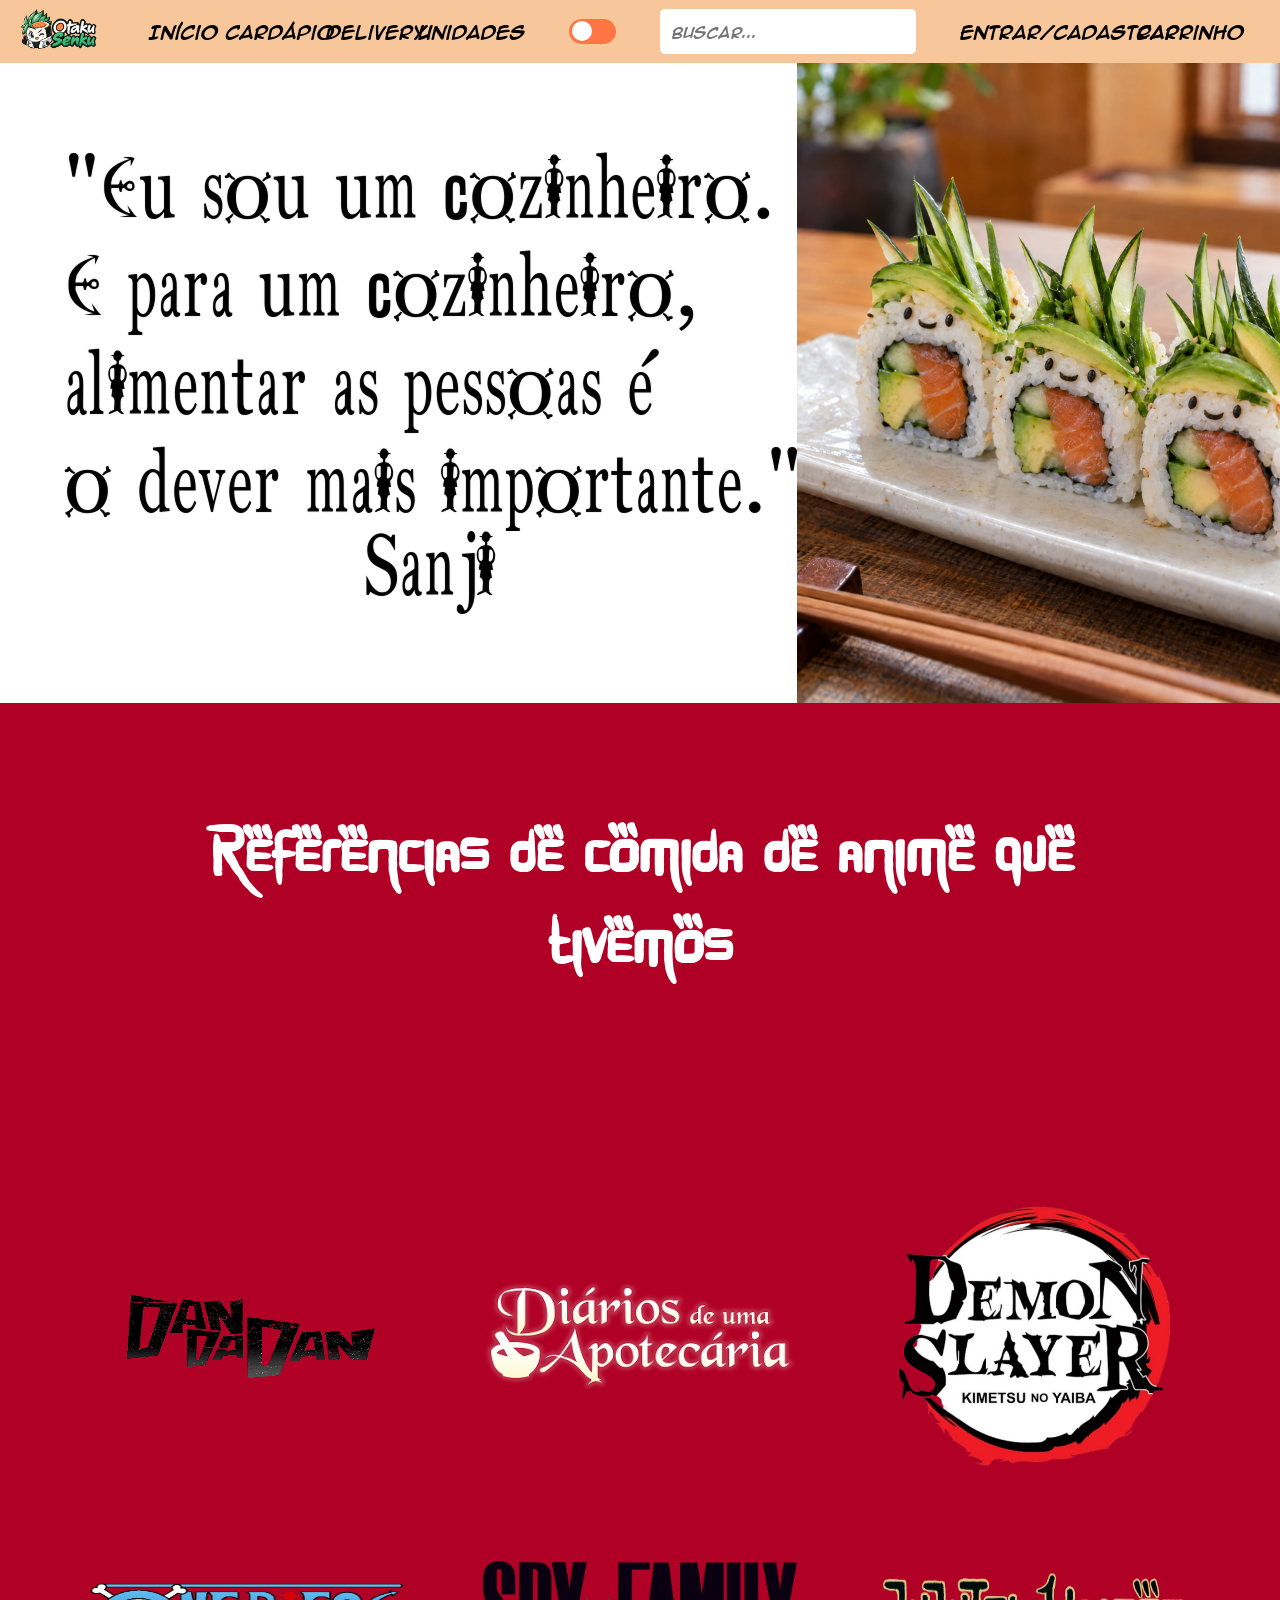
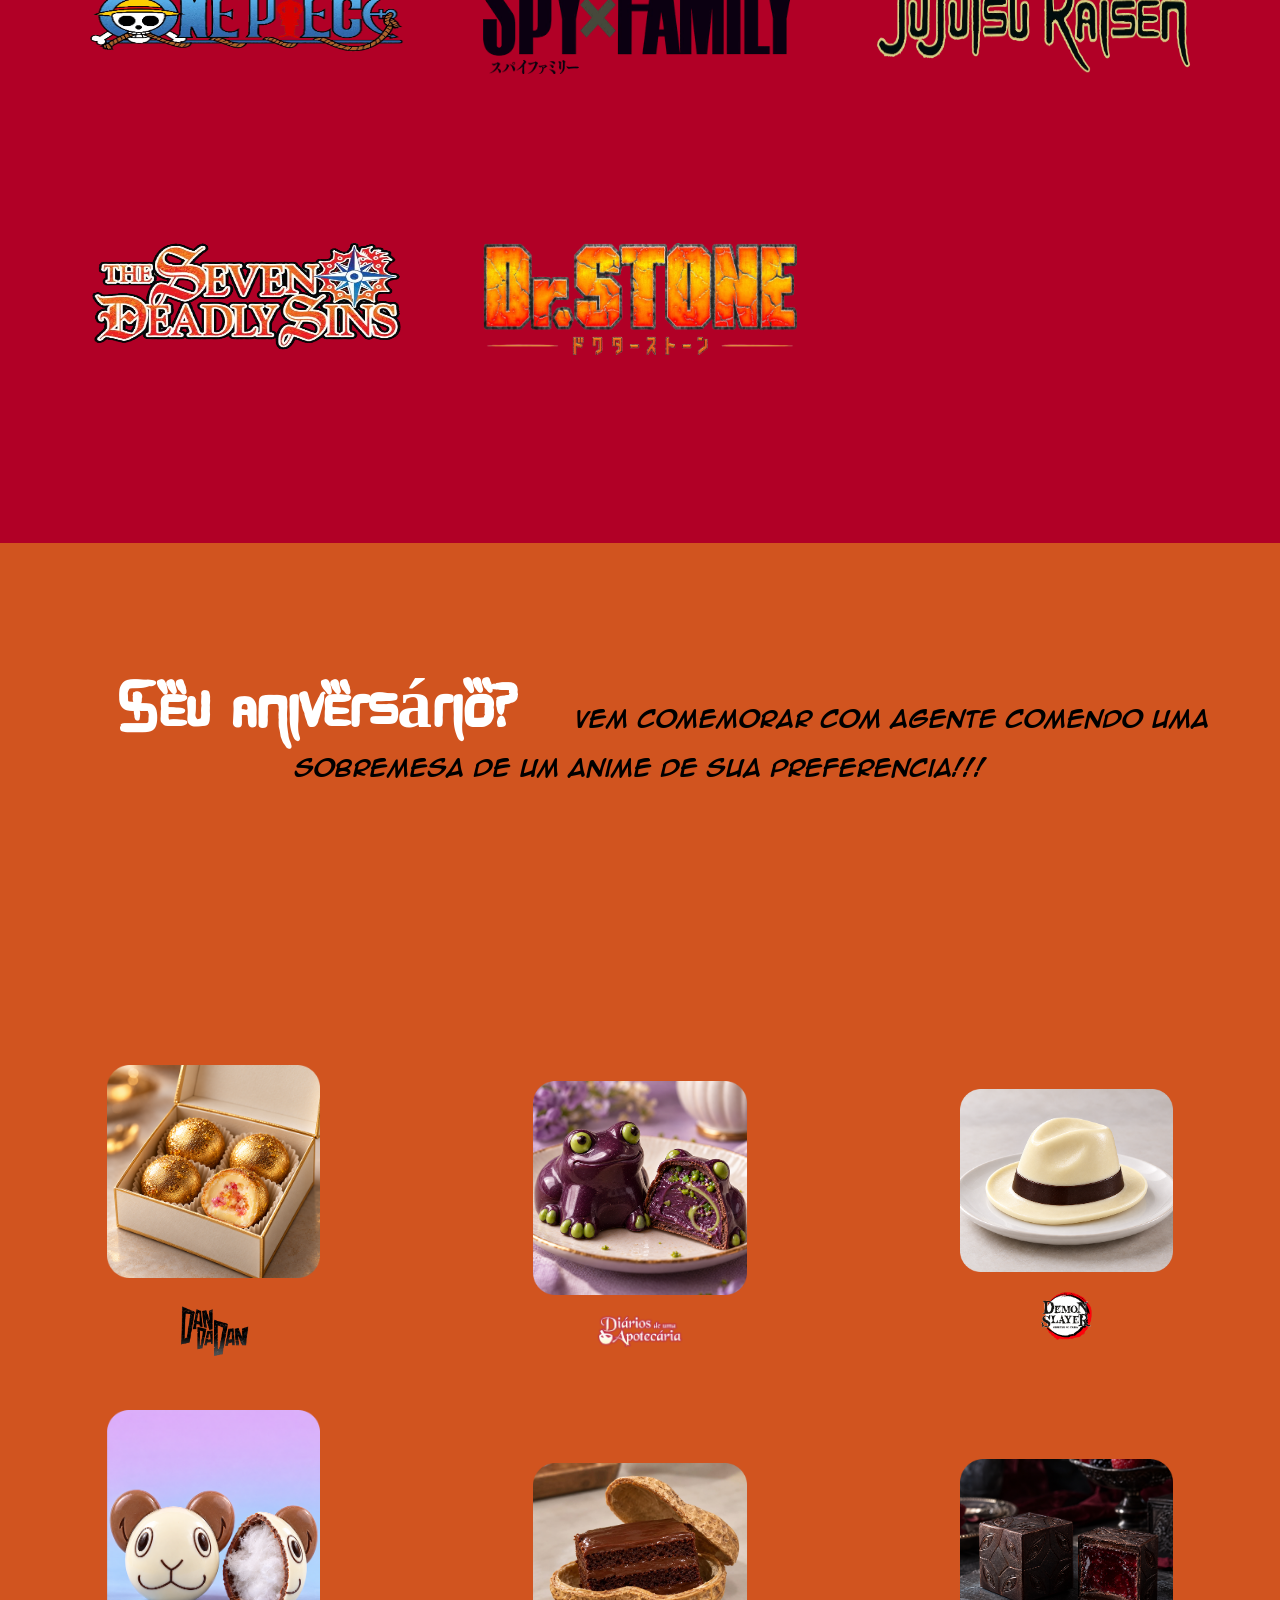
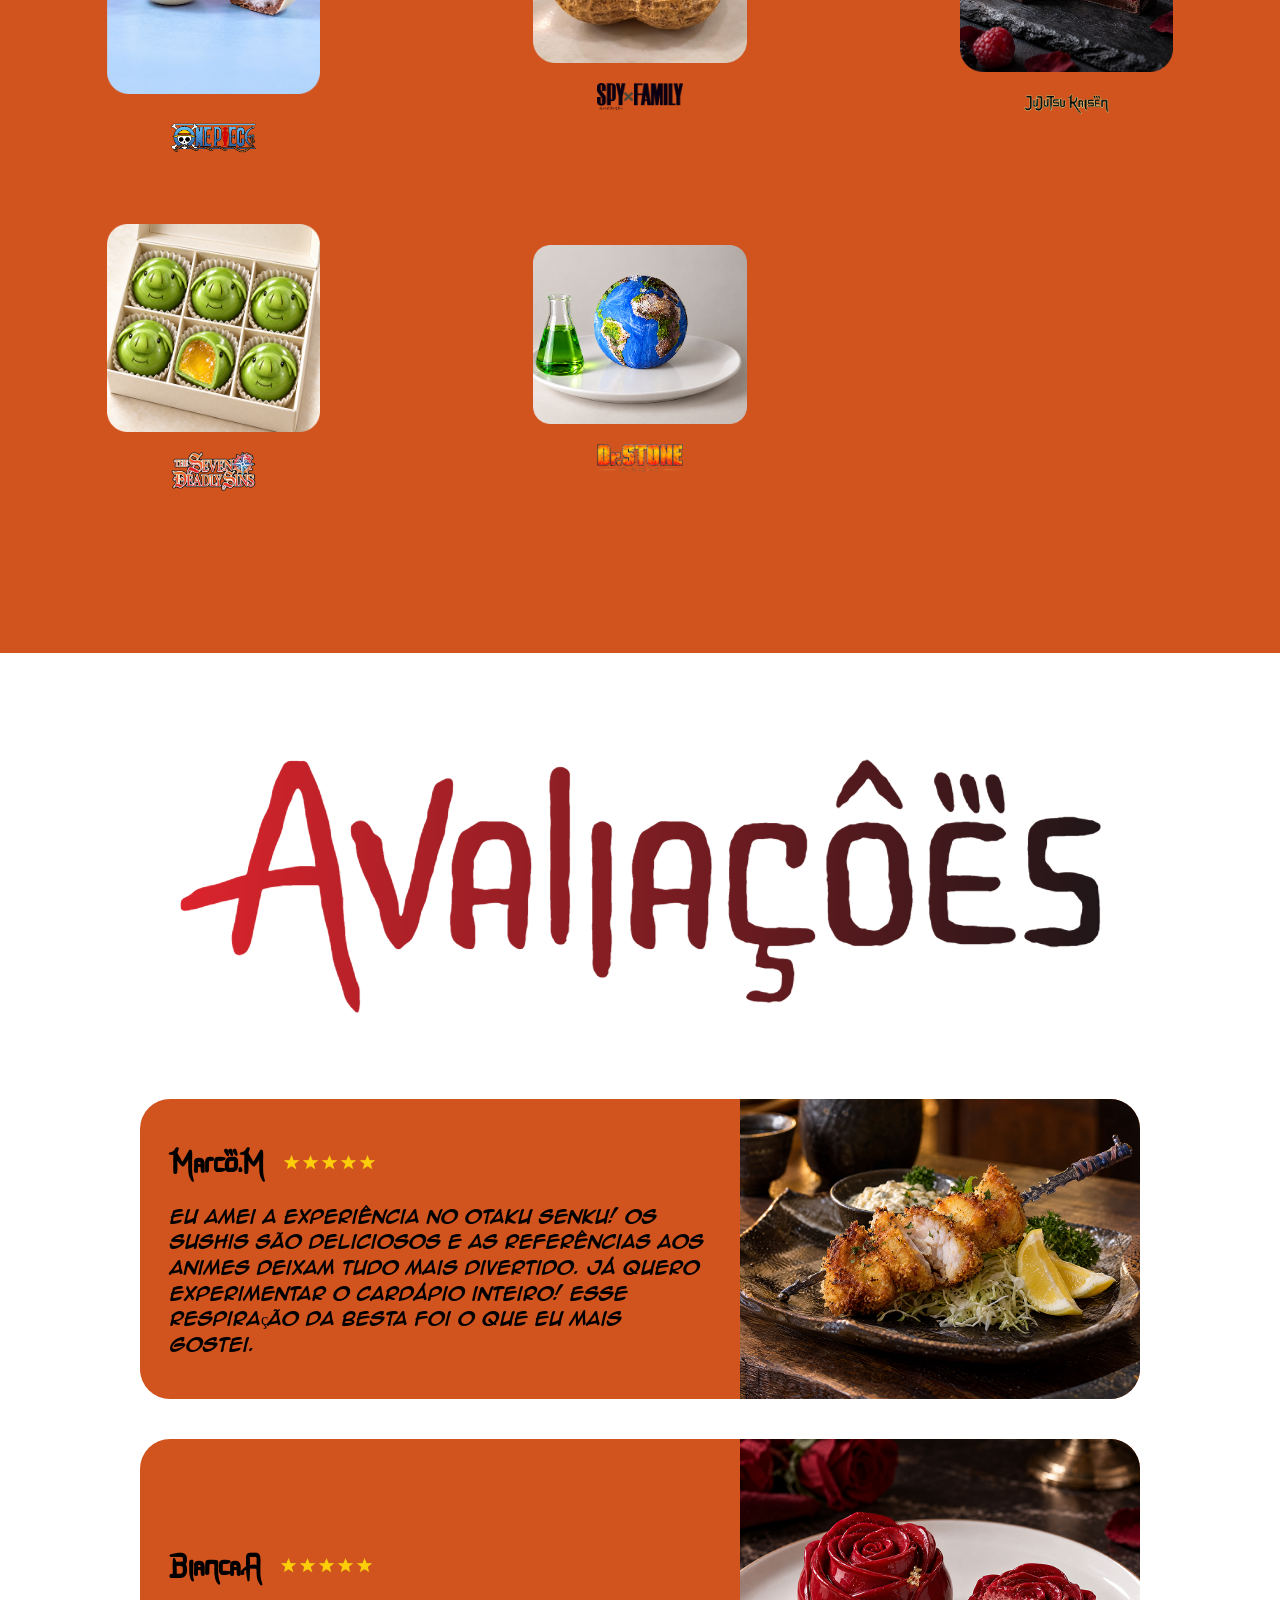
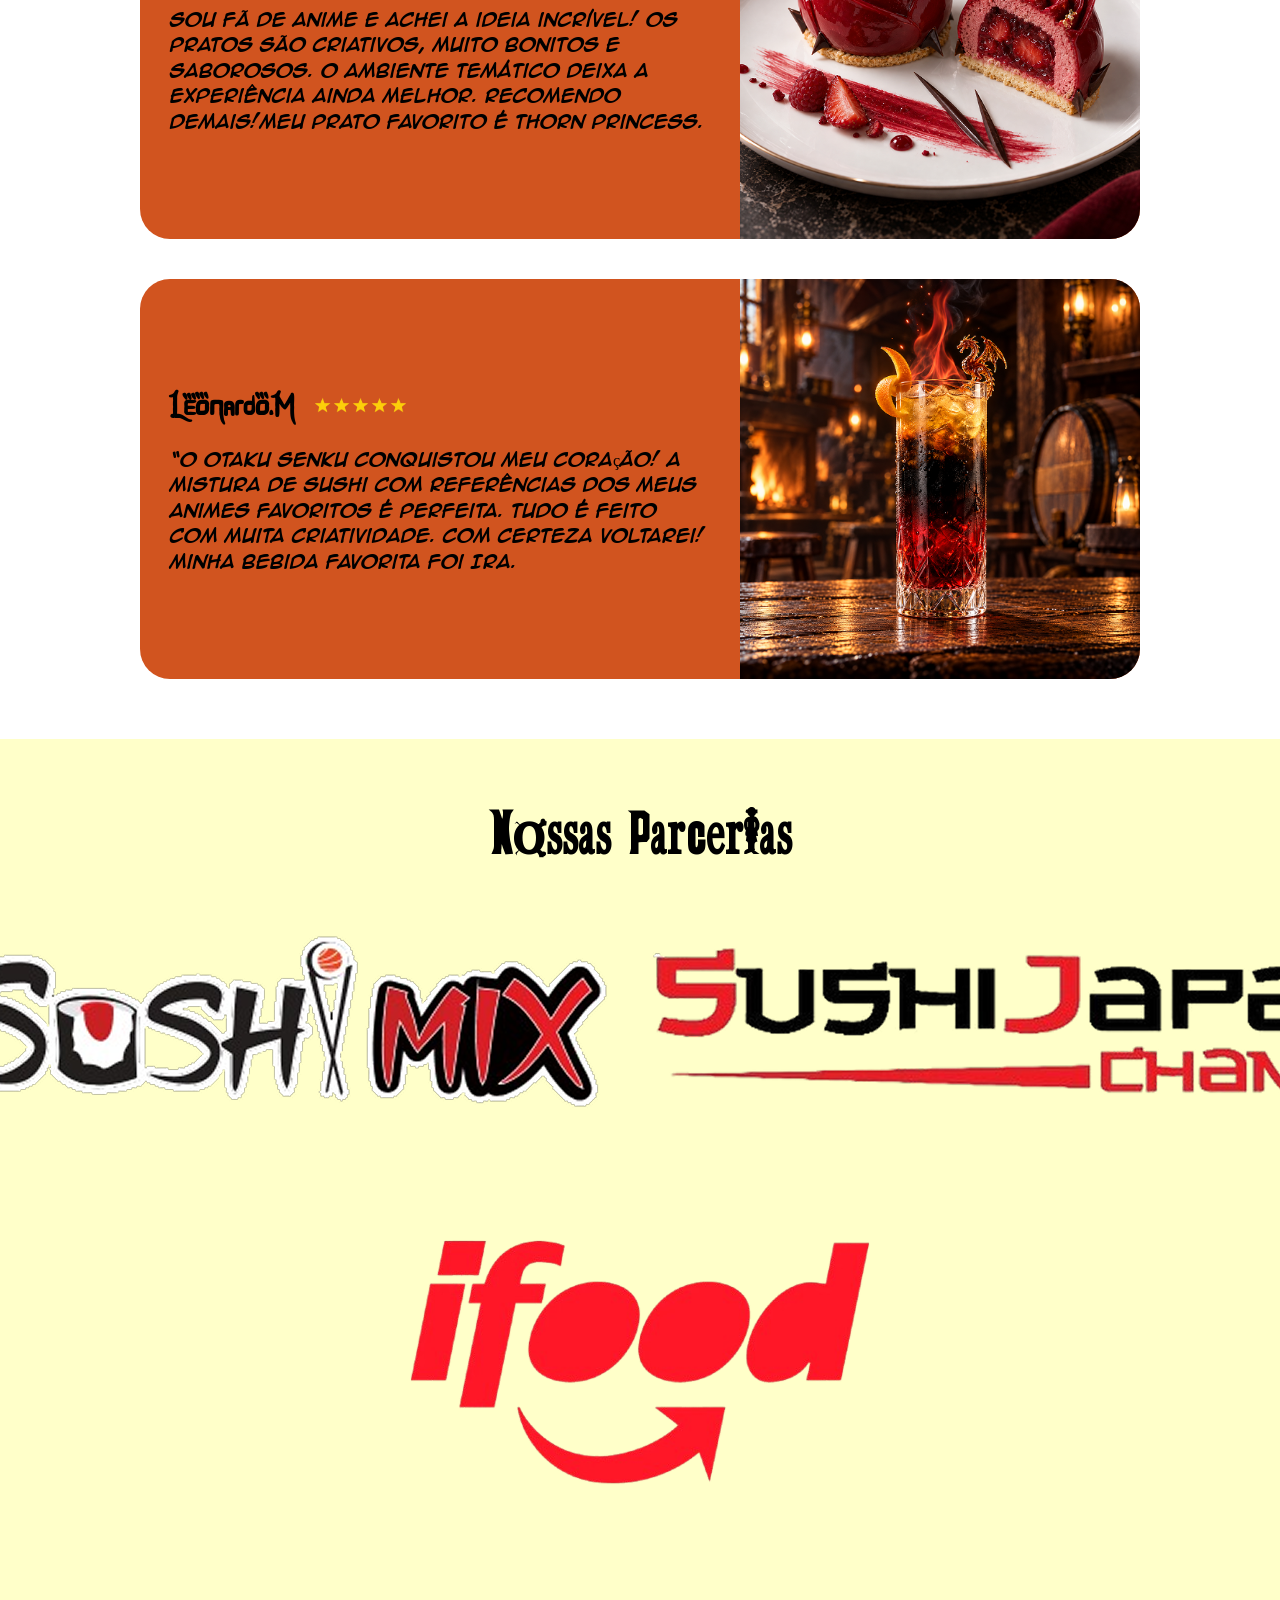
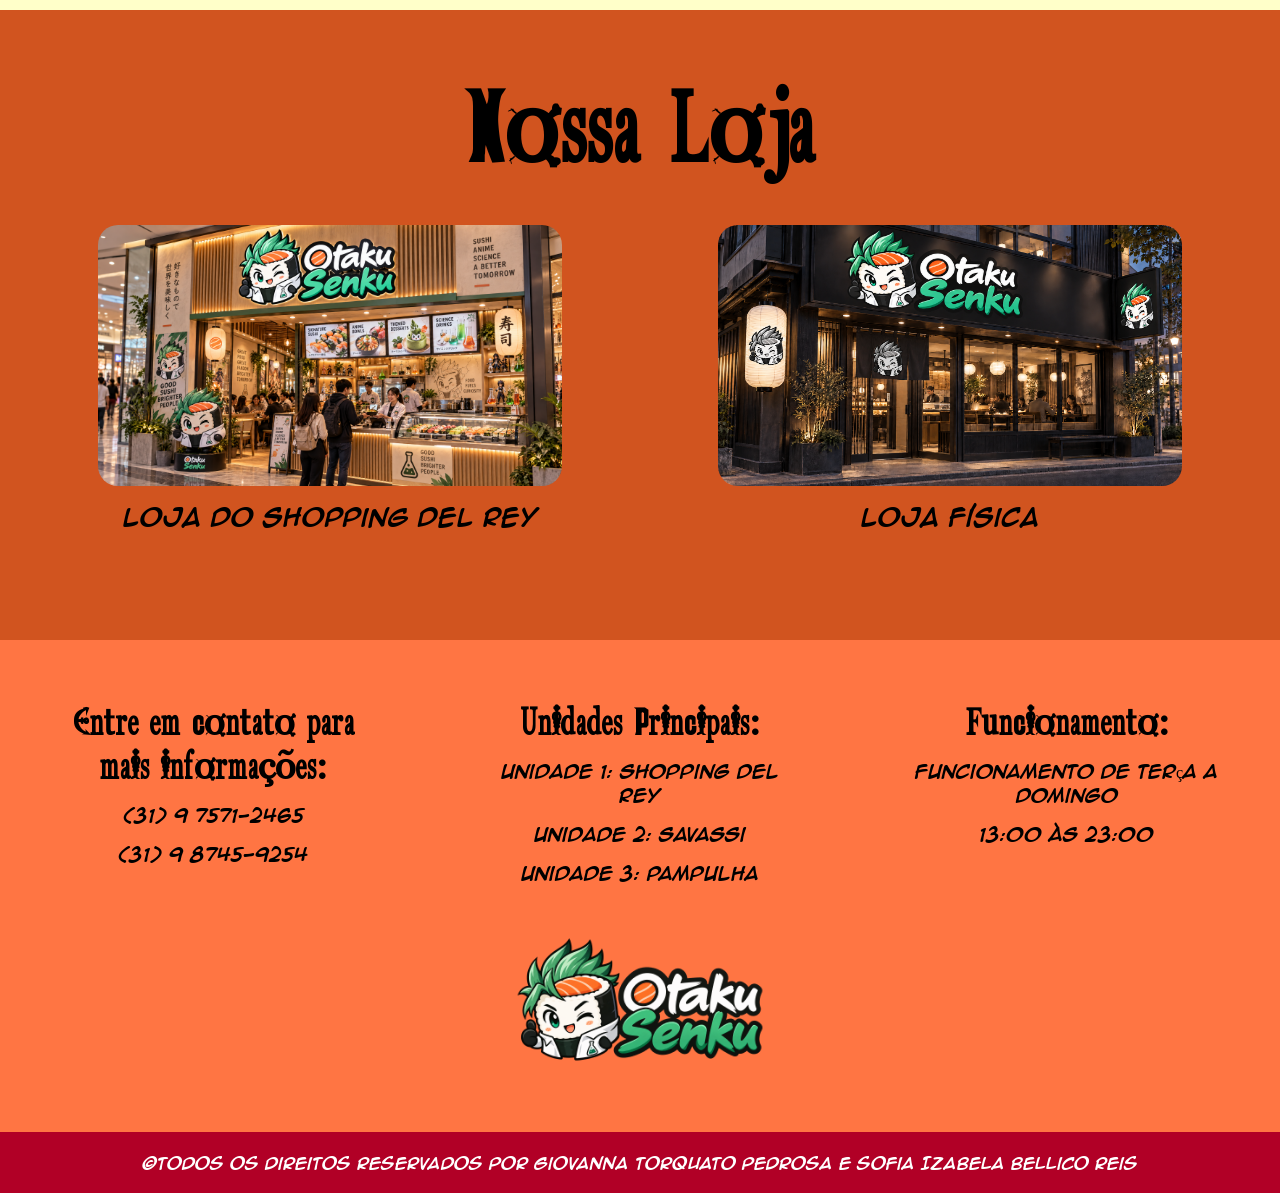
<file: index.html>
<!DOCTYPE html>
<html lang="en">

<head>
    <meta charset="UTF-8">
    <meta name="viewport" content="width=device-width, initial-scale=1.0">
    <title>Otaku Senku</title>
    <link rel="icon" type="image/x-icon" href="logo_otaku_senku_1.png">
    <link rel="stylesheet" href="stlye.css">
    <script src="script.js" defer></script>
</head>

<body>
    <header class="header">
        <div class="logo"><img src="logo_otaku_senku_1.png" alt=""></div>
        <div class="menu-mobile">
    <input type="checkbox" id="menu-toggle" class="menu-toggle">
    <label for="menu-toggle" class="botao-menu">Menu</label>

    <menu class="menu-principal">
        <li><a href="index.html">Início</a></li>
        <li><a href="cardapio.html">Cardápio</a></li>
        <li><a href="delivery.html">Delivery</a></li>
        <li><a href="unidades.html">Unidades</a></li>
        <li class="so-mobile"><a href="" class="abrir-modal">Entrar/Cadastrar</a></li>
    </menu>
</div>
        <label class="switch">
            <input type="checkbox" id="meu-switch">
            <span class="slider"></span>
        </label>

        <input type="text" placeholder="  Buscar..." class="input">
        <menu class="outro-menu">
            <li><a href="" class="entrar abrir-modal">Entrar/Cadastrar</a></li>
        </menu>
        <div class="car"><a href="carrinho.html" id="a">Carrinho</a></div>
    </header>
        <dialog id="cadastro">
        <form method="dialog" class="form-cadastro">
            <button type="button" class="fechar-x" id="fecharModal" aria-label="Fechar">&times;</button>
 
            <h2>Entrar / Cadastrar</h2>
            <p class="subtitulo">Junte-se à nossa guilda otaku!</p>
 
            <input type="text" placeholder="Nome completo" required>
            <input type="email" placeholder="E-mail" required>
            <input type="password" placeholder="Senha" required>
            <input type="password" placeholder="Confirme sua senha" required>
 
            <button type="submit" class="btn-cadastrar">Cadastrar</button>
        </form>
    </dialog>
    <section class="sec01">
        <div class="imgs">
            <img src="image 1.png" alt="">
            <img src="image 2.png" class="img">
        </div>

        <img src="uramaki_senku_com_rosto.png" alt="" class="sushi">
    </section>
    <section class="sec02">
        <h1 class="blackClover">
            Referencias de comida de anime que tivemos
        </h1>
        <div class="animes">
            <img src="dn_da_dan-removebg-preview.png" alt="">
            <img src="3mjErHRF4zRYIcdmK1jbAHL158m 1.png" alt="">
            <img src="logo_demon_slayer-removebg-preview.png" alt="" id="demonslayer">
            <img src="One-Piece-Logo-removebg-preview.png" alt="">
            <img src="Spy___Family_logo-removebg-preview.png" alt="">
            <img src="Jujutsu_Kaisen_logo-removebg-preview (1).png" alt="">
            <img src="0f487c1e55f2357e136c6020f823ef1a-removebg-preview.png" alt="">
            <img src="Dr._Stone_logo-removebg-preview (1).png" alt="">
        </div>
    </section>

    <section class="sec03">
        <h1><span class="blackClover">Seu aniversário?</span>
            Vem comemorar com agente comendo uma sobremesa de um anime de sua preferencia!!!</h1>

        <div class="sobremesas">
            <div class="flex-grid"><img class="principal" src="mini-bolinhas-douradas-na-caixa 1.png" alt=""><img
                    id="tamanho" src="dn_da_dan-removebg-preview.png" alt=""></div>
            <div class="flex-grid"><img class="principal" src="sapo-chocolate-roxo-maior 1.png" alt=""><img
                    src="3mjErHRF4zRYIcdmK1jbAHL158m 1.png" id="tamanho" alt=""></div>
            <div class="flex-grid"><img class="principal" src="chapeu_branco_fita_preta_prato_corrigido 1.png"
                    alt=""><img src="Demon-Slayer-Logo 2.png" id="tamanho" alt=""></div>
            <div class="flex-grid"><img class="principal" src="sobremesa-cabeca-merry 1.png" alt=""><img
                    src="One-Piece-Logo-removebg-preview.png" id="tamanho" alt=""></div>
            <div class="flex-grid"><img class="principal" src="unnamed 2.png" alt=""><img
                    src="Spy___Family_logo-removebg-preview.png" id="tamanho" alt=""></div>
            <div class="flex-grid"><img class="principal" src="sobremesa-gojo-prison-chocolate 1.png" alt=""><img
                    src="Jujutsu_Kaisen_logo-removebg-preview (1).png" id="tamanho" alt=""></div>
            <div class="flex-grid"><img class="principal" src="porca_doce_caixa_6_realista 1.png" alt=""><img
                    src="0f487c1e55f2357e136c6020f823ef1a-removebg-preview.png" id="tamanho" alt=""></div>
            <div class="flex-grid"><img class="principal" src="bolo_terra_prato_fundo_neutro 1.png" alt=""><img
                    src="Dr._Stone_logo-removebg-preview (1).png" id="tamanho" alt=""></div>
        </div>
    </section>
    <section class="sec04">
        <img src="Avalia-es-04-11-2026.png" alt="Avaliações dos clientes" class="avaliacoes-titulo">

        <div class="avaliacao">
            <div class="avaliacao-conteudo">
                <div class="avaliacao-topo">
                    <h2 class="avaliacao-nome">Marco.M</h2>
                    <img src="estrelas-removebg-preview.png" class="avaliacao-estrelas" alt="5 estrelas">
                </div>
                <p class="avaliacao-texto">
                    Eu amei a experiência no Otaku Senku! Os sushis são deliciosos e as referências
                    aos animes deixam tudo mais divertido. Já quero experimentar o cardápio inteiro!
                    Esse Respiração da Besta foi o que eu mais gostei.
                </p>
            </div>
            <img src="espeto_peixe_empanado_espada_inosuke 1.png" class="avaliacao-img" alt="Sobremesa Espinho da Rosa">
        </div>
        <div class="avaliacao">
            <div class="avaliacao-conteudo">
                <div class="avaliacao-topo">
                    <h2 class="avaliacao-nome">Bianca.A</h2>
                    <img src="estrelas-removebg-preview.png" class="avaliacao-estrelas" alt="5 estrelas">
                </div>
                <p class="avaliacao-texto">
                    Sou fã de anime e achei a ideia incrível! Os pratos são criativos, muito bonitos e saborosos. O
                    ambiente temático deixa a experiência ainda melhor. Recomendo demais!Meu prato favorito é Thorn
                    Princess.
                </p>
            </div>
            <img src="doce_espinho_da_rosa_yor_quadrado 1.png" class="avaliacao-img" alt="Sobremesa Espinho da Rosa">
        </div>
        <div class="avaliacao">
            <div class="avaliacao-conteudo">
                <div class="avaliacao-topo">
                    <h2 class="avaliacao-nome">Leonardo.M</h2>
                    <img src="estrelas-removebg-preview.png" class="avaliacao-estrelas" alt="5 estrelas">
                </div>
                <p class="avaliacao-texto">
                    “O Otaku Senku conquistou meu coração! A mistura de sushi com referências dos meus animes favoritos
                    é perfeita. Tudo é feito com muita criatividade. Com certeza voltarei! minha bebida favorita foi
                    IRA.
                </p>
            </div>
            <img src="image 6.png" class="avaliacao-img" alt="Sobremesa Espinho da Rosa">
        </div>

    </section>
    <section class="sec05">
        <h1>Nossas Parcerias</h1>
        <div class="imagens-sushi">
            <img src="logo-trans-borda-1-sushi-400x114-removebg-preview 1.png" alt=""><img
                src="mobile05394487838-removebg-preview 1.png" alt="">
        </div>
        <div class="imagens-sushi">
            <img src="ifood-removebg-preview 1.png" alt="">
        </div>
    </section>
    <section class="sec06">
        <h1>Nossa Loja</h1>
        <div class="imagens-lojas">
            <div class="loja">
                <img src="otaku_senku_storefront.png" alt="">
                <p>Loja do Shopping Del Rey</p>
            </div>
            <div class="loja">
                <img src="unnamed.png" alt="">
                <p>Loja Física</p>
            </div>
        </div>
    </section>
    <footer class="footer">
        <div class="informacoes">
            <div class="contato">
                <h1>Entre em contato para mais informações:</h1>
                <p>(31) 9 7571-2465</p>
                <p>(31) 9 8745-9254</p>
            </div>
            <div class="contato">
                <h1>Unidades Principais:</h1>
                <p>Unidade 1: Shopping Del Rey</p>
                <p>Unidade 2: Savassi</p>
                <p>Unidade 3: Pampulha</p>
            </div>
            <div class="contato">
                <h1>Funcionamento:</h1>
                <p>Funcionamento de Terça a Domingo</p>
                <p>13:00 às 23:00</p>
            </div>
        </div>
        <div class="start">
            <img src="logo_otaku_senku_1.png" alt="">
        </div>
        <div class="creditos">
            <p>&copy;Todos os direitos reservados por Giovanna Torquato Pedrosa e Sofia Izabela Bellico Reis </p>
        </div>
    </footer>
</body>

</html>
</file>
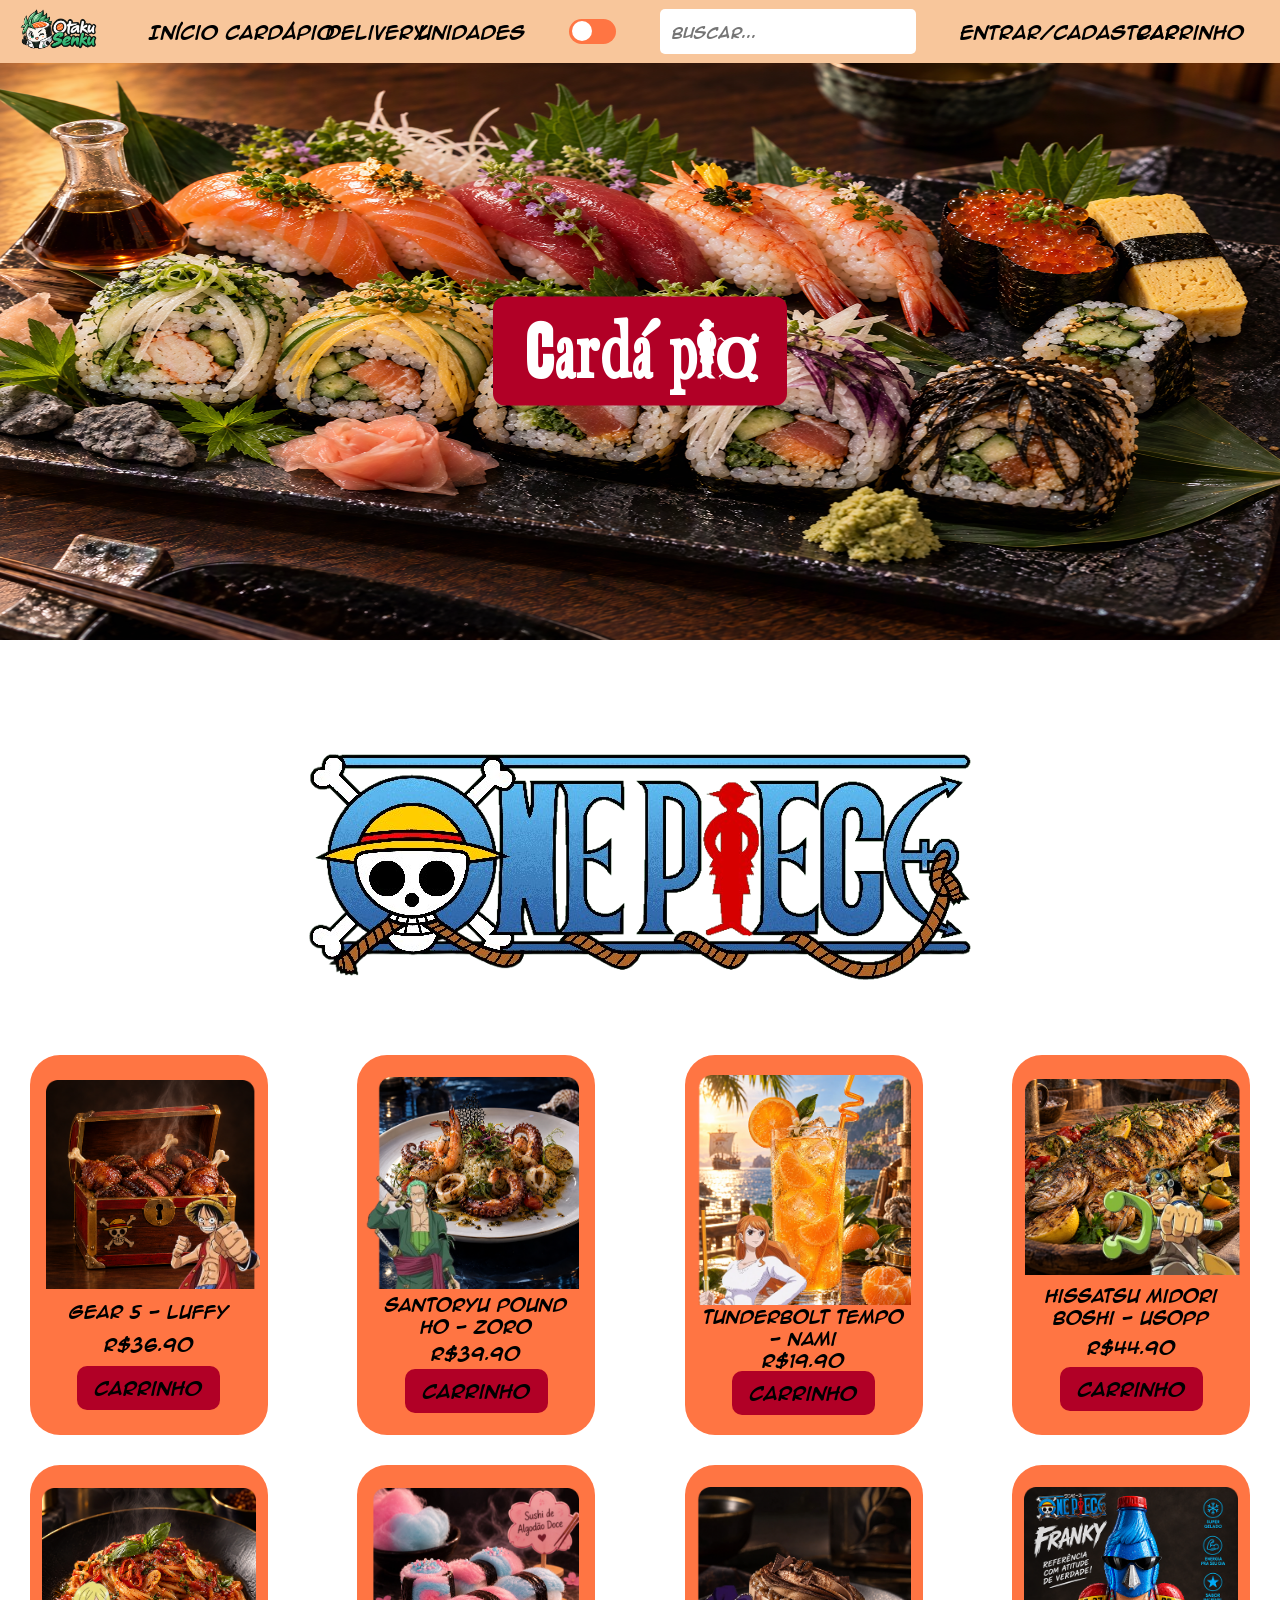
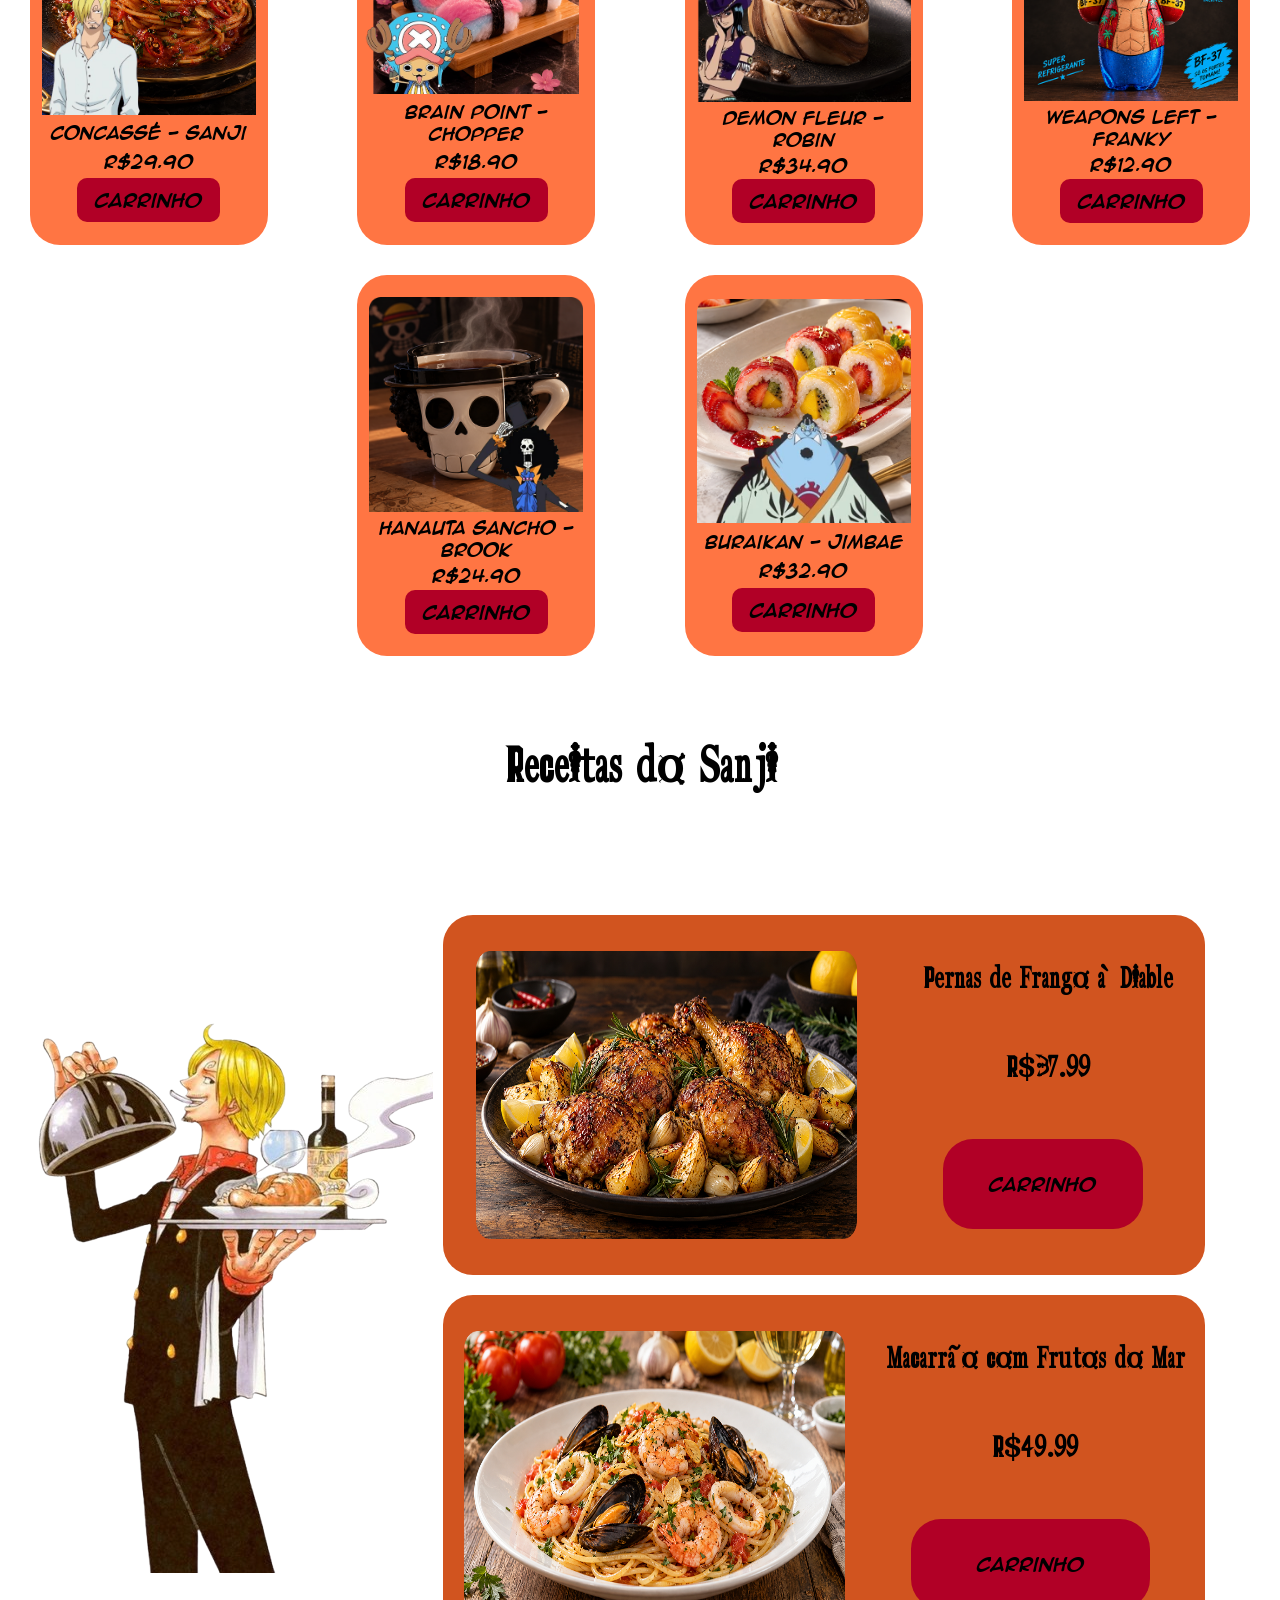
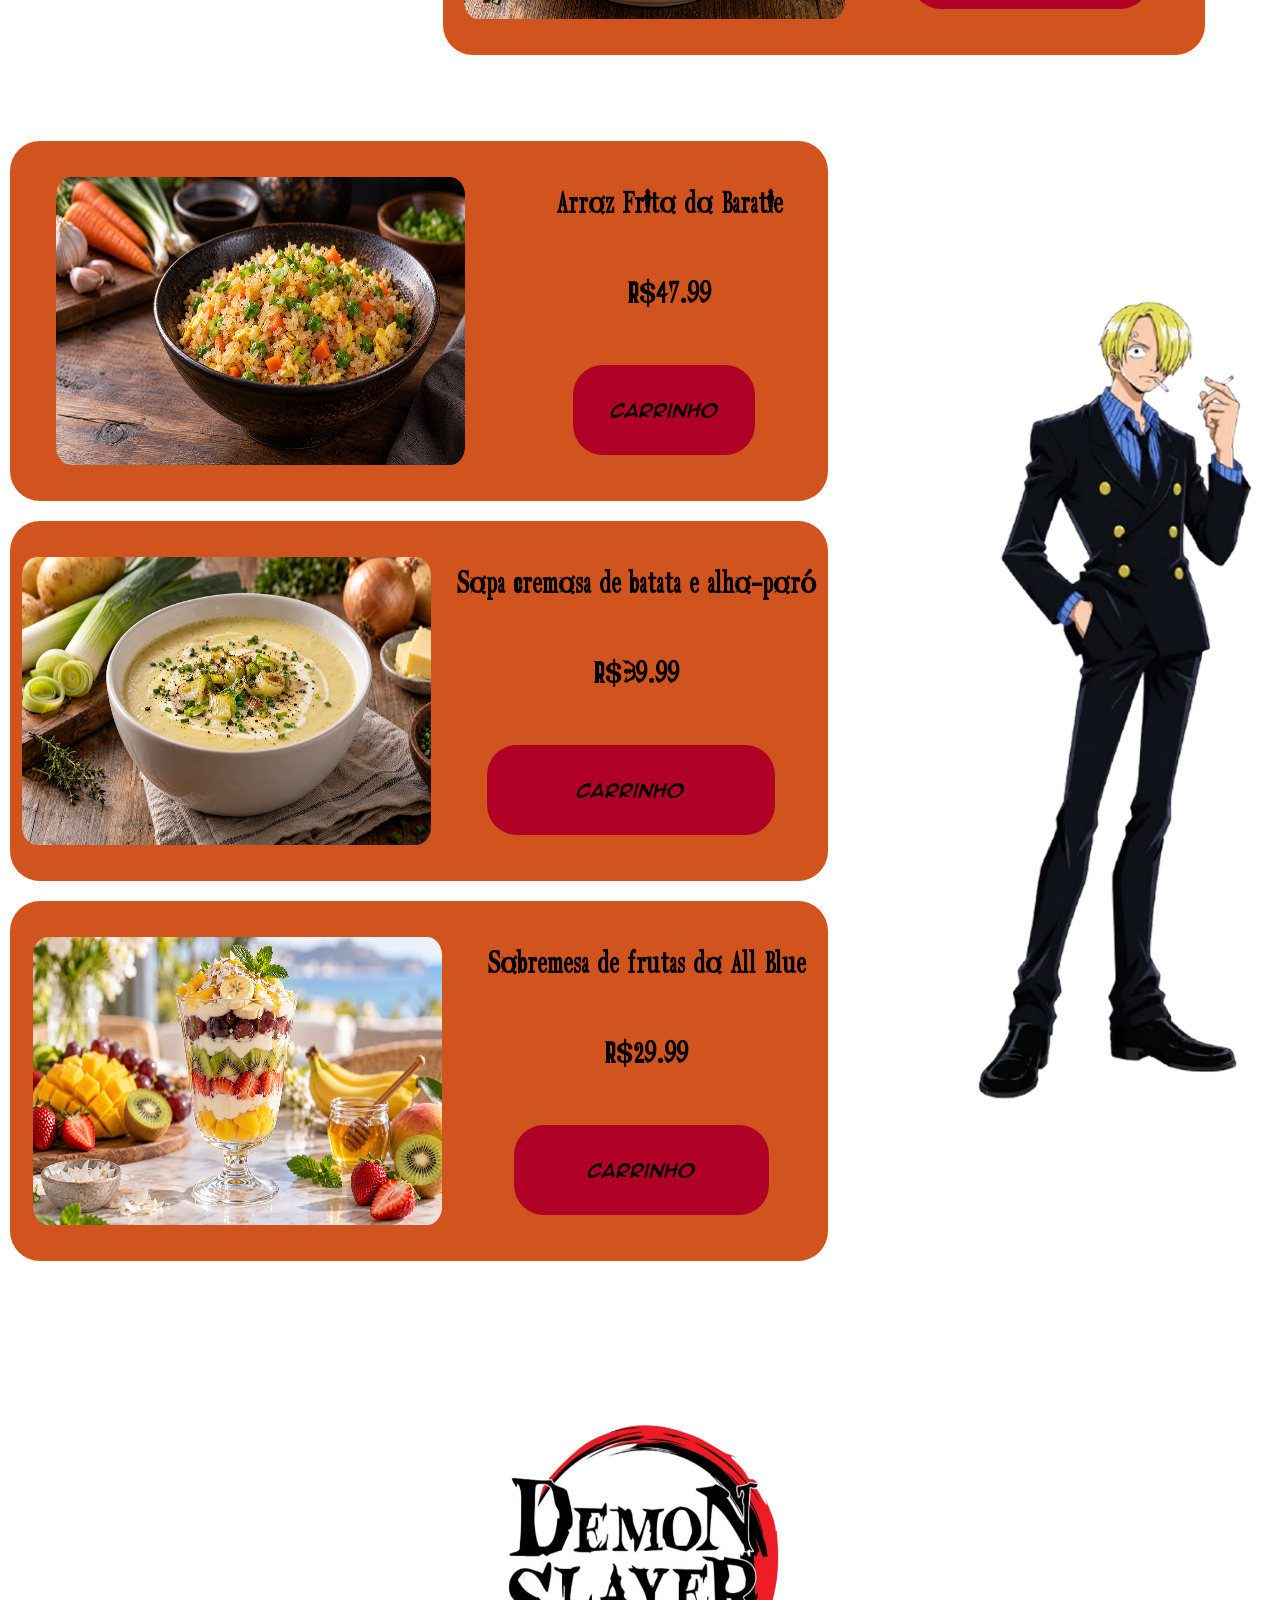
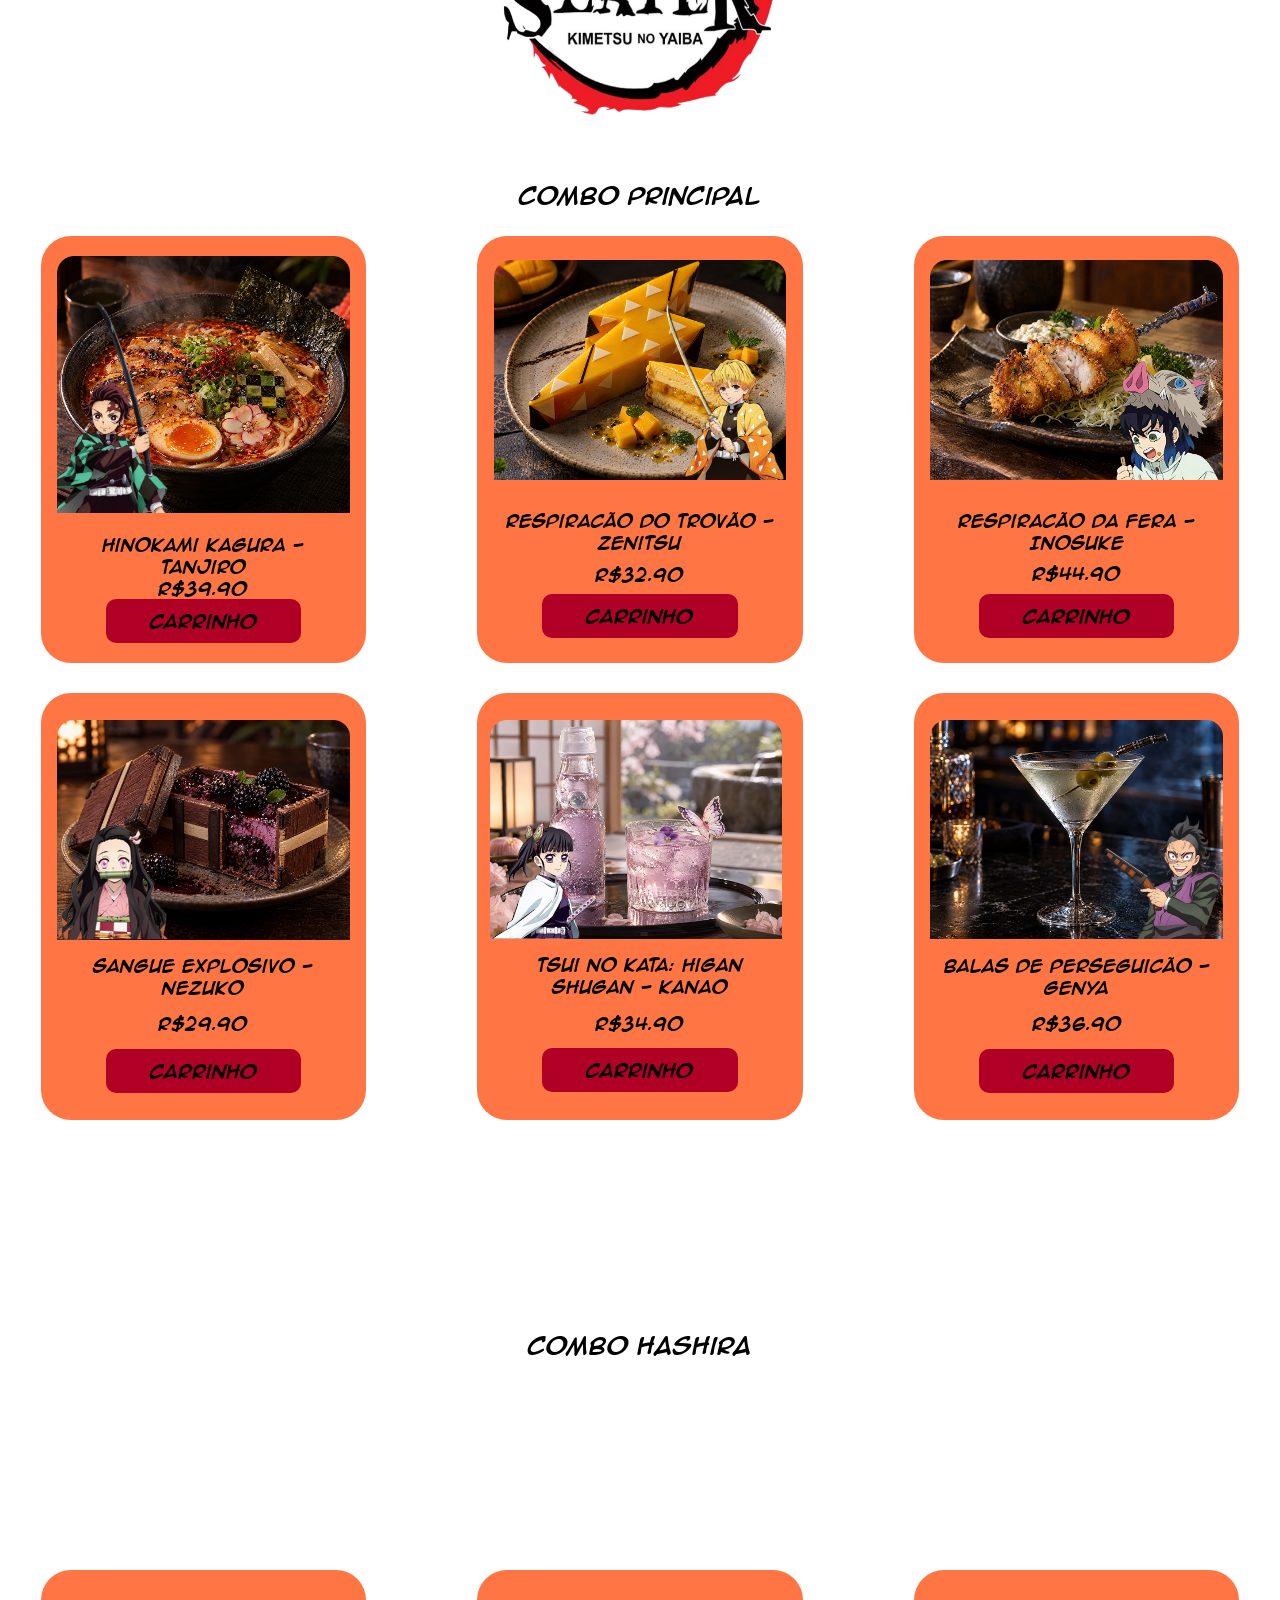
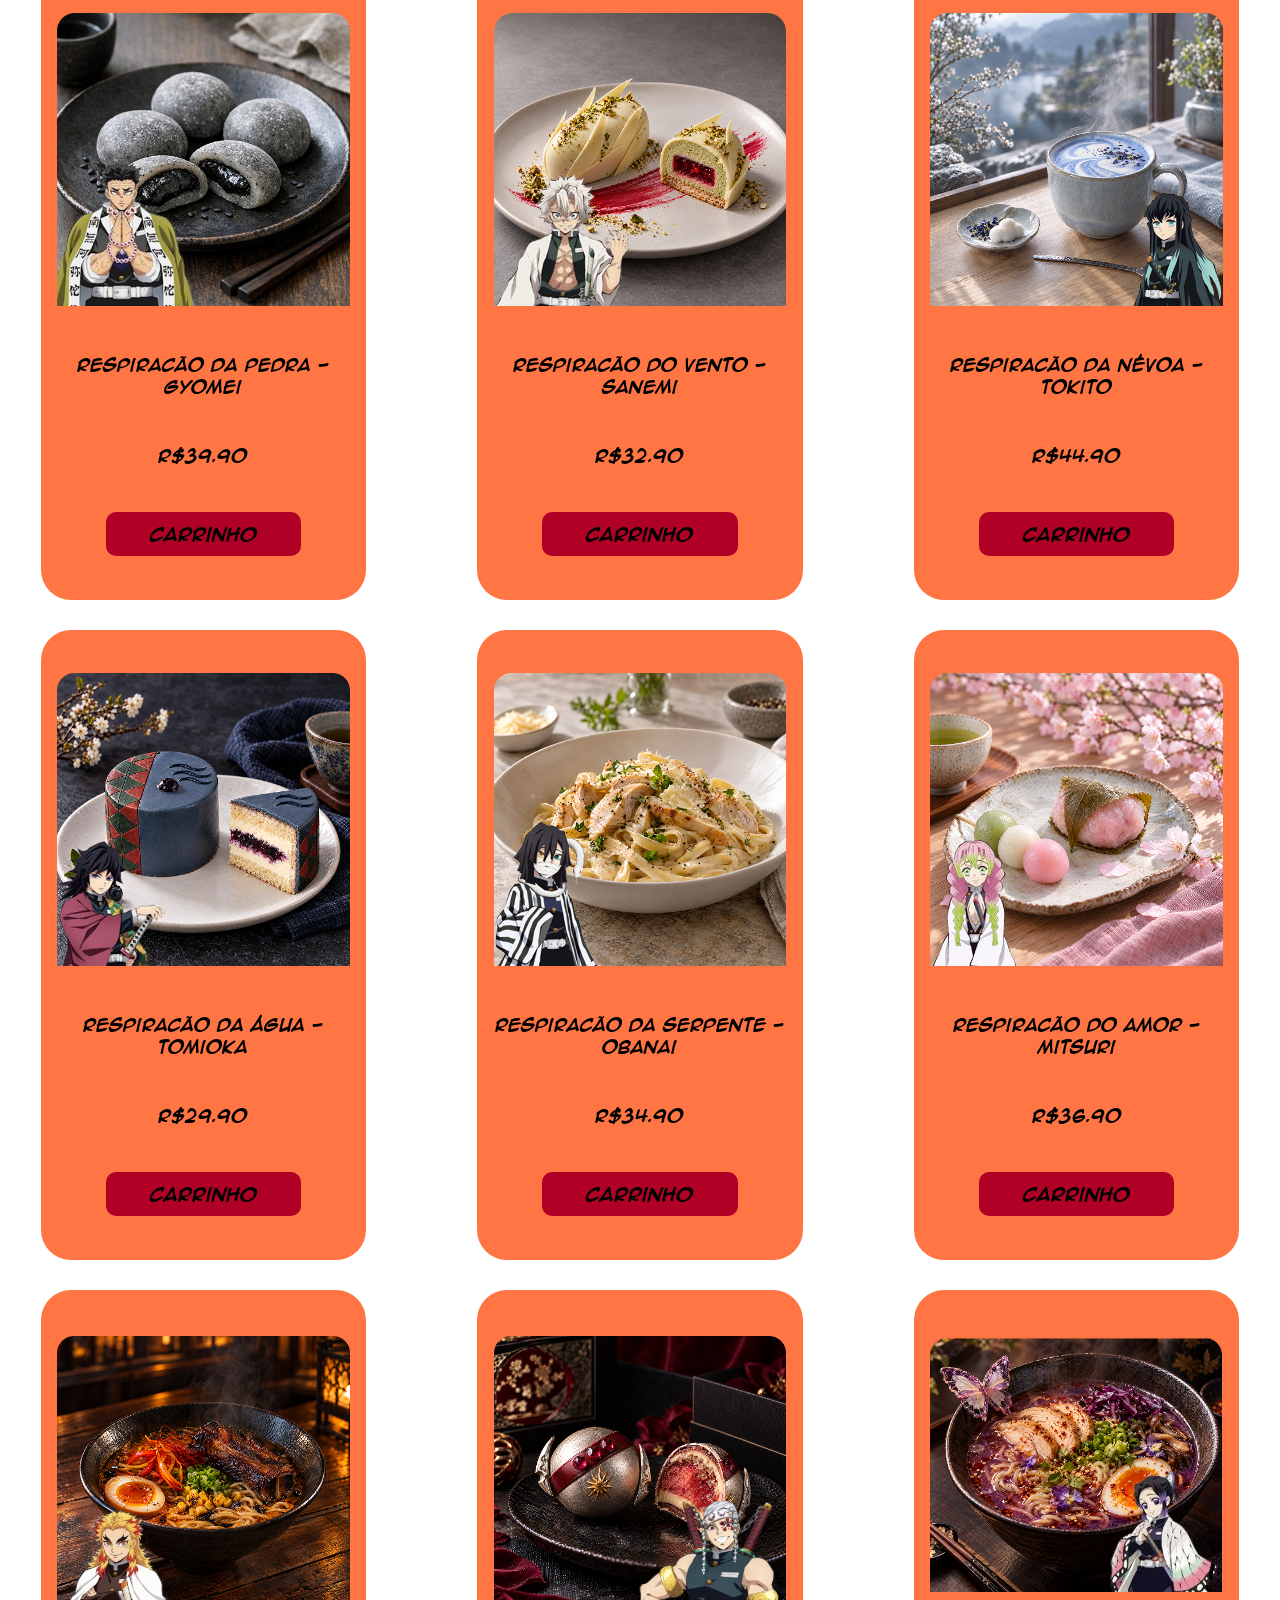
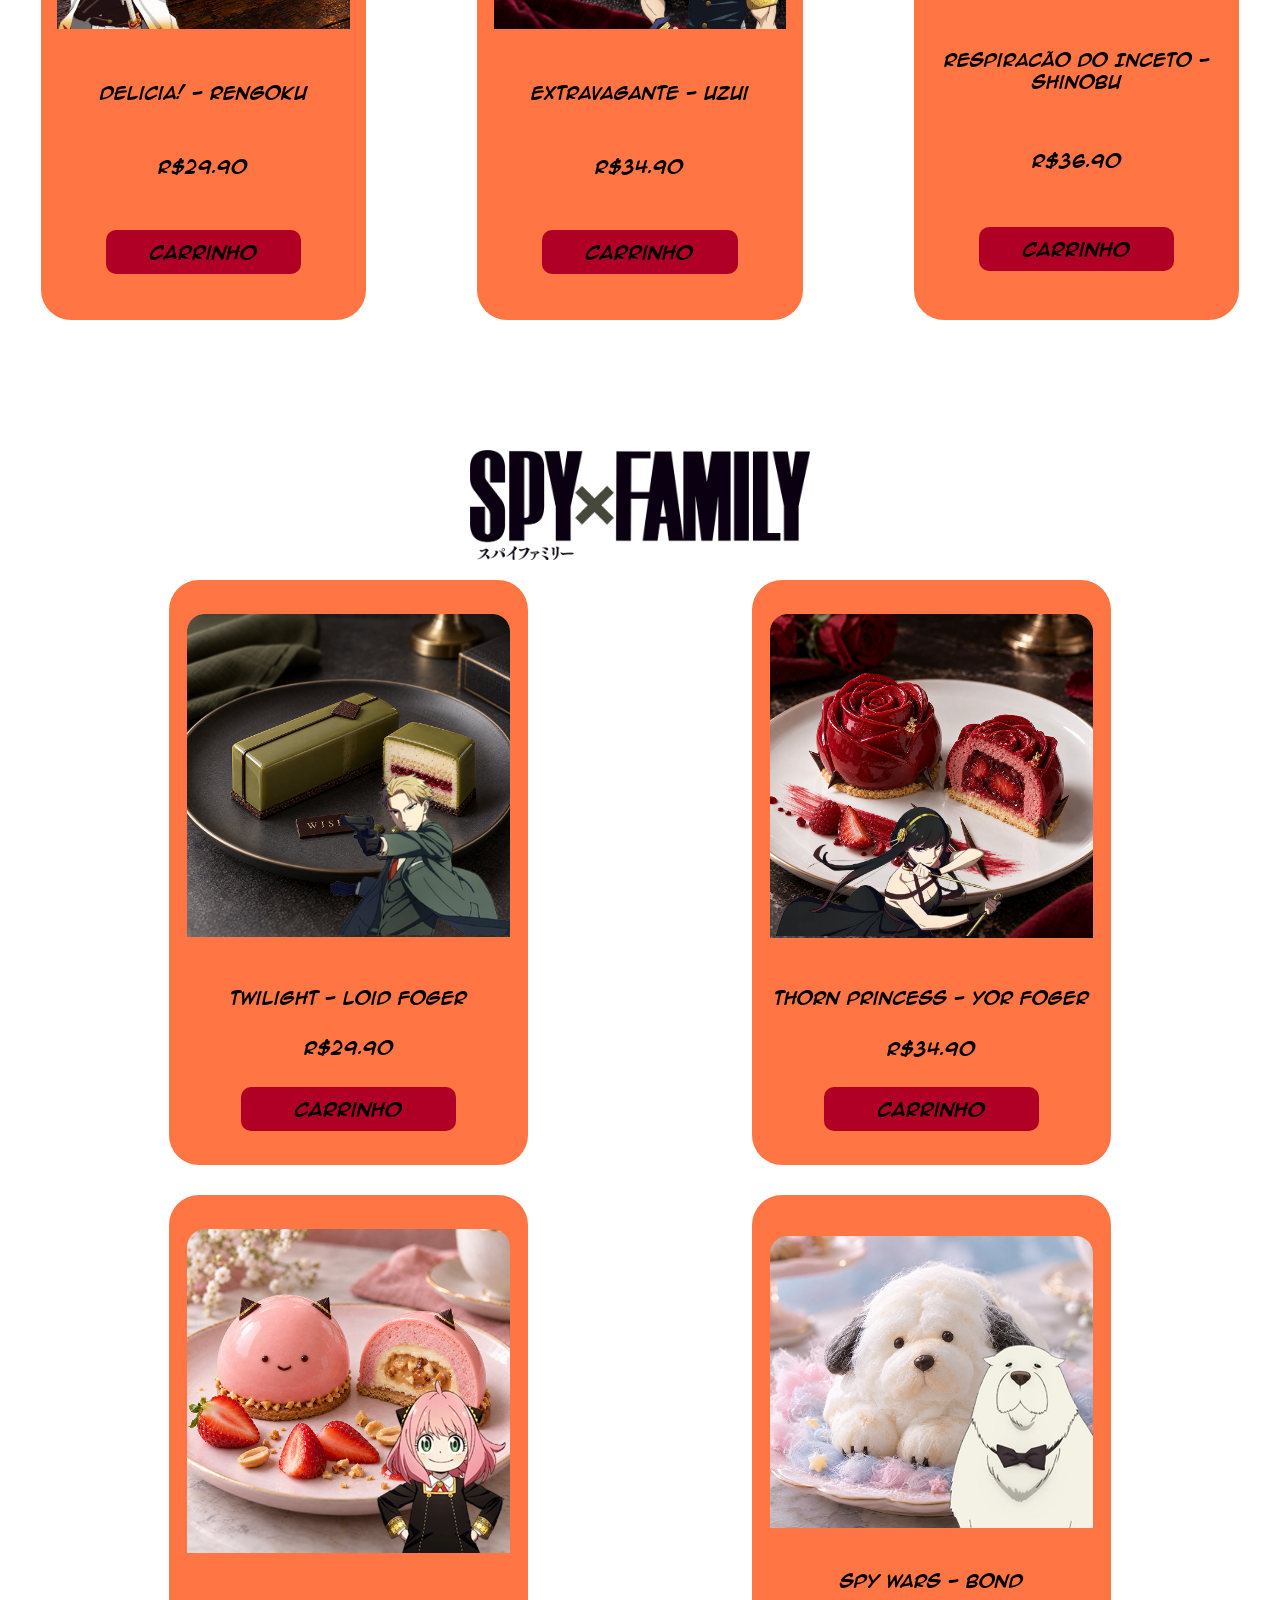
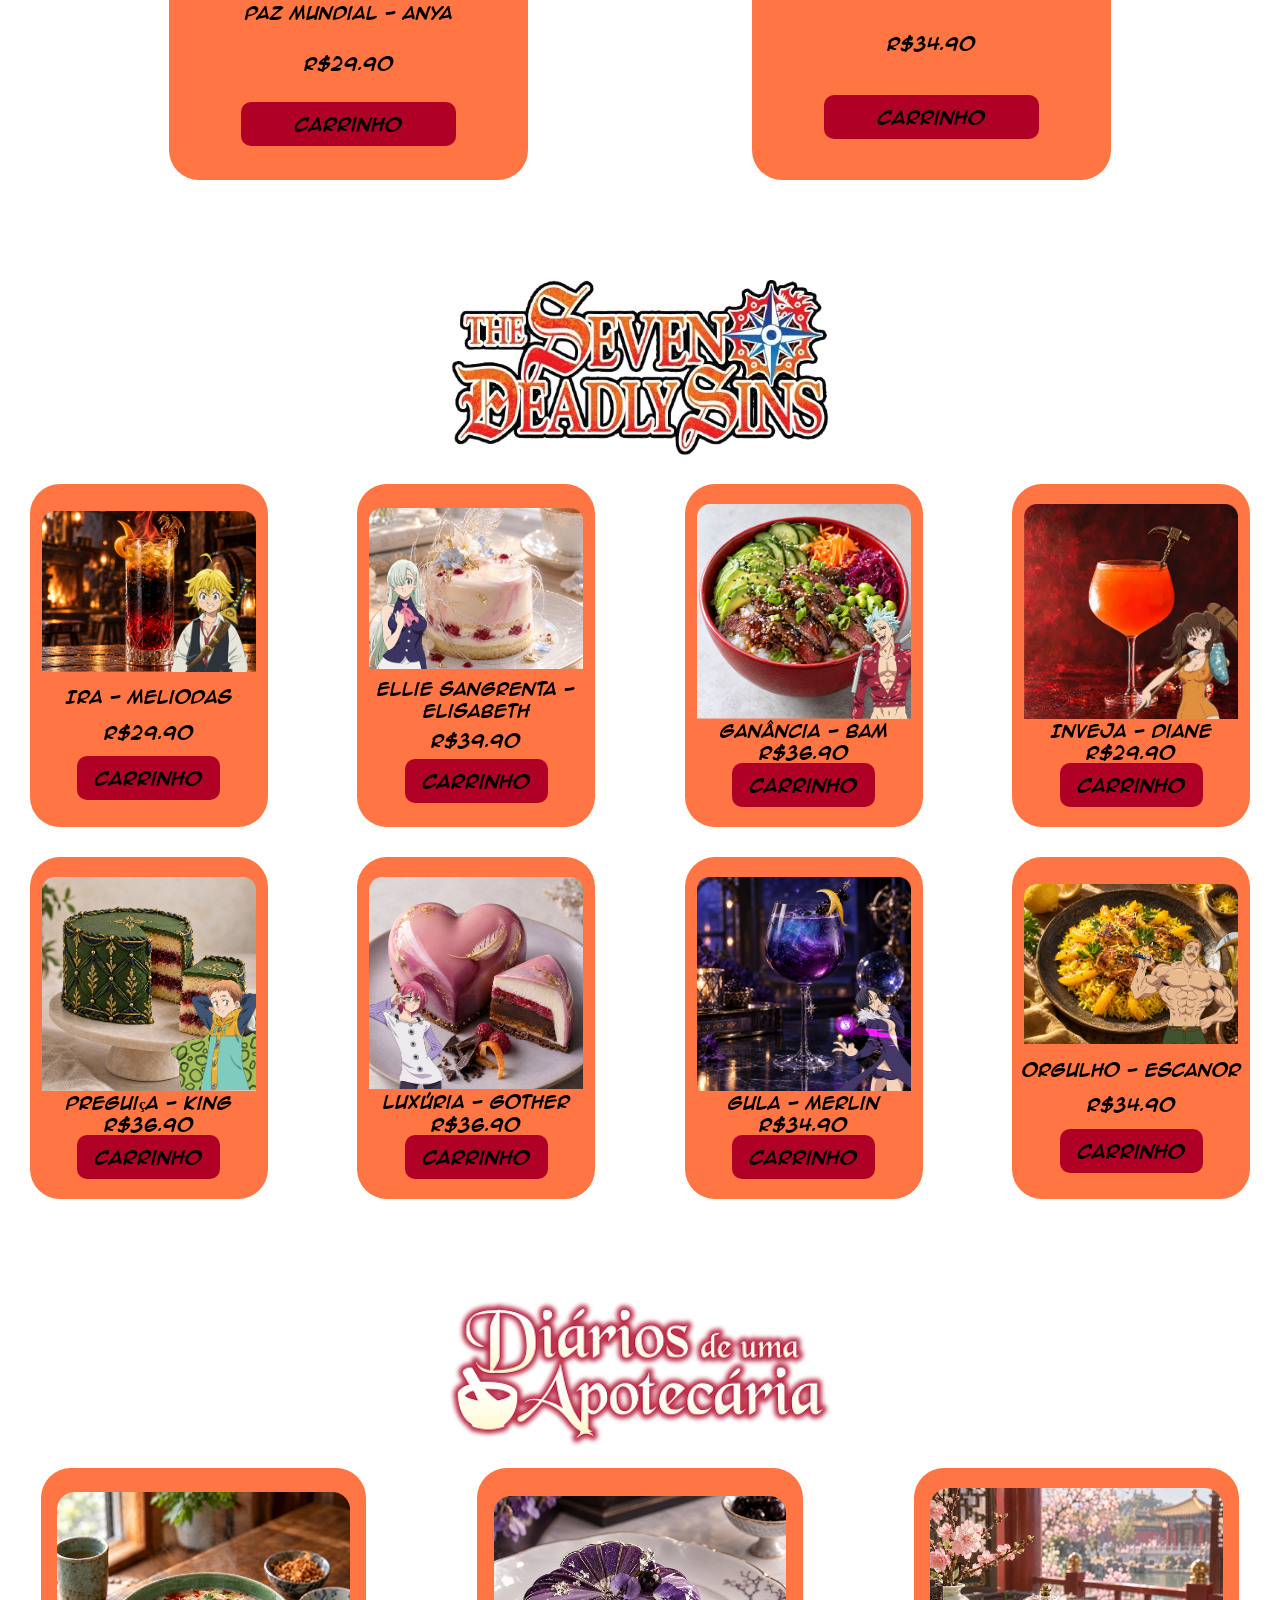
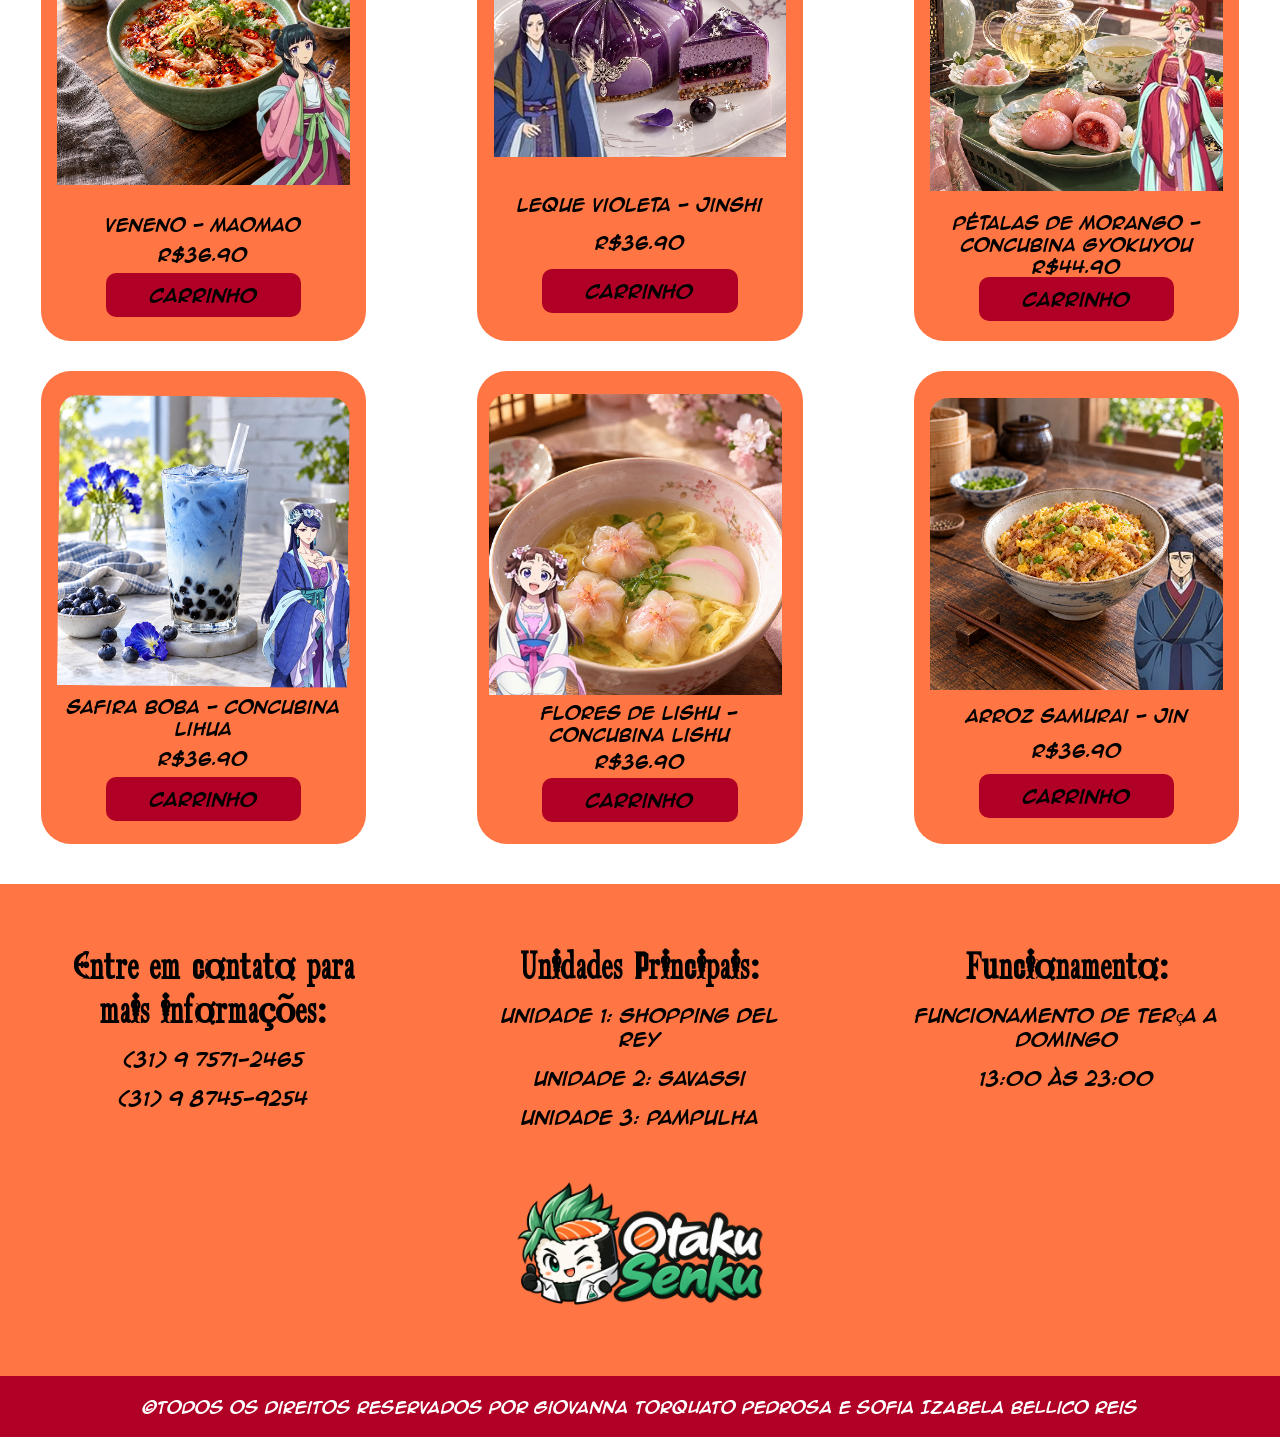
<file: cardapio.html>
<!DOCTYPE html>
<html lang="pt-BR">

<head>
    <meta charset="UTF-8">
    <meta name="viewport" content="width=device-width, initial-scale=1.0">
    <title>Otaku Senku</title>
    <link rel="icon" type="image/x-icon" href="logo_otaku_senku_1.png">
    <link rel="stylesheet" href="cardapio.css">
    <script src="script.js" defer></script>
</head>

<body>
    <header class="header">
        <div class="logo"><img src="logo_otaku_senku_1.png" alt="Otaku Senku"></div>

        <div class="menu-mobile">
            <input type="checkbox" id="menu-toggle" class="menu-toggle">
            <label for="menu-toggle" class="botao-menu">Menu</label>

            <menu class="menu-principal">
                <li><a href="index.html">Início</a></li>
                <li><a href="cardapio.html">Cardápio</a></li>
                <li><a href="delivery.html">Delivery</a></li>
                <li><a href="unidades.html">Unidades</a></li>
                <li class="so-mobile"><a href="#" class="abrir-modal">Entrar/Cadastrar</a></li>
            </menu>
        </div>
        
        <label class="switch">
            <input type="checkbox" id="meu-switch">
            <span class="slider"></span>
        </label>

        <input type="text" placeholder="  Buscar..." class="input">

        <menu class="outro-menu">
            <li><a href="#" class="entrar abrir-modal">Entrar/Cadastrar</a></li>
        </menu>

        <div class="car"><a href="carrinho.html" id="a">Carrinho</a></div>
    </header>

    <!-- MODAL: fica fora do header, direto no body, para o resto da página poder ser desfocado -->
    <dialog id="cadastro">
        <form method="dialog" class="form-cadastro">
            <button type="button" class="fechar-x" id="fecharModal" aria-label="Fechar">&times;</button>

            <h2>Entrar / Cadastrar</h2>
            <p class="subtitulo">Junte-se à nossa guilda otaku!</p>

            <input type="text" placeholder="Nome completo" required>
            <input type="email" placeholder="E-mail" required>
            <input type="password" placeholder="Senha" required>
            <input type="password" placeholder="Confirme sua senha" required>

            <button type="submit" class="btn-cadastrar">Cadastrar</button>
        </form>
    </dialog>
    <section class="sec01">
        <div class="fundo"></div>
        <h1 class="titulo">Cardápio</h1>
    </section>
    <section class="sec02">
        <img src="One-Piece-Logo-removebg-preview.png" alt="">
        <div class="OnePiece">

            <div class="produtos-grid">

                <div class="caixa-produtos">
                    <img src="Frame 7.png" alt="" class="esquerda">
                    <h2>Gear 5 - Luffy</h2>
                    <h2>R$36.90</h2>
                    <a href="" id="luffy">Carrinho</a>
                </div>

                <div class="caixa-produtos">
                    <img src="Frame 8.png" alt="" class="direita">
                    <h2>Santoryu Pound Ho - Zoro</h2>
                    <h2>R$39.90</h2>
                    <a href="" id="zoro">Carrinho</a>
                </div>

                <div class="caixa-produtos">
                    <img src="Frame 9.png" alt="">
                    <h2>Tunderbolt Tempo - Nami</h2>
                    <h2>R$19.90</h2>
                    <a href="" id="nami">Carrinho</a>
                </div>

                <div class="caixa-produtos">
                    <img src="Frame 10.png" alt="" id="usopp">
                    <h2>Hissatsu Midori Boshi - Usopp</h2>
                    <h2>R$44.90</h2>
                    <a href="" id="usoppp">Carrinho</a>
                </div>
                <div class="caixa-produtos">
                    <img src="Frame 11.png" alt="">
                    <h2>Concassé - Sanji</h2>
                    <h2>R$29.90</h2>
                    <a href="" id="sanji">Carrinho</a>
                </div>

                <div class="caixa-produtos">
                    <img src="Frame 12.png" alt="" class="direita">
                    <h2>Brain Point - Chopper</h2>
                    <h2>R$18.90</h2>

                    <a href="" id="chopper">Carrinho</a>
                </div>

                <div class="caixa-produtos">
                    <img src="Frame 13.png" alt="">
                    <h2>Demon Fleur - Robin</h2>
                    <h2>R$34.90</h2>
                    <a href="" id="robin">Carrinho</a>
                </div>

                <div class="caixa-produtos">
                    <img src="Frame 15.png" alt="">
                    <h2>Weapons Left - Franky</h2>
                    <h2>R$12.90</h2>
                    <a href="" id="franky">Carrinho</a>
                </div>
                <div></div>
                <div class="caixa-produtos">
                    <img src="Frame 16.png" alt="">
                    <h2>Hanauta Sancho - Brook</h2>
                    <h2>R$24.90</h2>
                    <a href="" id="brook">Carrinho</a>
                </div>

                <div class="caixa-produtos">
                    <img src="Frame 17.png" alt="">
                    <h2>Buraikan - Jimbae</h2>
                    <h2>R$32.90</h2>
                    <a href="" id="jimbae">Carrinho</a>
                </div>

                <div></div>

            </div>
        </div>
        <div class="receitas-sanji">
            <h1>Receitas do Sanji</h1>
            <div class="flex-receitas">
                <img src="2f24c6313827f843e44d86d9c2105148_1-removebg-preview.png" alt="">
                <div class="receitas-grid">
                    <div class="sanji">
                        <img src="frango_a_diable_banner 1.png" alt="">
                        <div class="informa">
                            <h2>Pernas de Frango à Diable</h2>
                            <h2>R$37.99</h2>
                            <a href="">Carrinho</a>
                        </div>
                    </div>
                    <div class="sanji">
                        <img src="espaguete_frutos_do_mar_banner 1.png" alt="">
                        <div class="informa">
                            <h2>Macarrão com Frutos do Mar</h2>
                            <h2>R$49.99</h2>
                            <a href="">Carrinho</a>
                        </div>
                    </div>
                </div>
            </div>
            <div class="flex-receitas">
                <div class="receitas-grid2">
                    <div class="sanji">
                        <img src="arroz_frito_asiatico_banner 1.png" alt="">
                        <div class="informa">
                            <h2>Arroz Frito do Baratie</h2>
                            <h2>R$47.99</h2>
                            <a href="">Carrinho</a>
                        </div>
                    </div>
                    <div class="sanji">
                        <img src="sopa_batata_alho_poro_banner 1.png" alt="">
                        <div class="informa">
                            <h2>Sopa cremosa de batata e alho-poró</h2>
                            <h2>R$39.99</h2>
                            <a href="">Carrinho</a>
                        </div>
                    </div>
                    <div class="sanji">
                        <img src="sobremesa_tropical_camadas_banner 1.png" alt="">
                        <div class="informa">
                            <h2>Sobremesa de frutas do All Blue</h2>
                            <h2>R$29.99</h2>
                            <a href="">Carrinho</a>
                        </div>
                    </div>
                </div>
                <img class="sanji-imagem" src="d0e6f9afec285cfa0e357a401f003ca3-removebg-preview 1.png" alt="">

            </div>
        </div>
    </section>
    <section class="sec03">
        <div class="DemonSlayer">
            <div class="nsei">
                <img class="imgss" id="demon" src="logo_demon_slayer-removebg-preview.png" alt="">
                <h1>Combo Principal</h1>
            </div>
            <div class="produtos-grid2">

                <div class="caixa-produtos">
                    <img src="Frame 18.png" alt="" class="baixo">
                    <h2>Hinokami Kagura - Tanjiro </h2>
                    <h2>R$39.90</h2>
                    <a href="" id="tanjiro">Carrinho</a>
                </div>

                <div class="caixa-produtos">
                    <img src="Frame 19.png" alt="" class="baixo">
                    <h2>Respiracão do trovão - Zenitsu</h2>
                    <h2>R$32.90</h2>
                    <a href="" id="zenitsu">Carrinho</a>
                </div>

                <div class="caixa-produtos">
                    <img src="Frame 20.png" alt="" class="baixo">
                    <h2>Respiracão da Fera - Inosuke</h2>
                    <h2>R$44.90</h2>
                    <a href="" id="inosuke">Carrinho</a>
                </div>


                <div class="caixa-produtos">
                    <img src="Frame 21.png" alt="">
                    <h2>Sangue Explosivo - Nezuko</h2>
                    <h2>R$29.90</h2>
                    <a href="" id="nezuko">Carrinho</a>
                </div>

                <div class="caixa-produtos">
                    <img src="Frame 22.png" alt="" class="direita">
                    <h2>Tsui no kata: Higan Shugan - Kanao</h2>
                    <h2>R$34.90</h2>

                    <a href="" id="kanao">Carrinho</a>
                </div>

                <div class="caixa-produtos">
                    <img src="Frame 23.png" alt="">
                    <h2>Balas de Perseguicão - Genya</h2>
                    <h2>R$36.90</h2>
                    <a href="" id="genya">Carrinho</a>
                </div>

            </div>
            <div class="nsei">
                <h1>Combo hashira</h1>
            </div>
            <div class="produtos-grid3">

                <div class="caixa-produtos2">
                    <img src="Frame 24.png" alt="">
                    <h2>Respiracão da Pedra - Gyomei</h2>
                    <h2>R$39.90</h2>
                    <a href="" id="gyomei">Carrinho</a>
                </div>

                <div class="caixa-produtos2">
                    <img src="Frame 25.png" alt="">
                    <h2>Respiracão do Vento - Sanemi</h2>
                    <h2>R$32.90</h2>
                    <a href="" id="sanemi">Carrinho</a>
                </div>

                <div class="caixa-produtos2">
                    <img src="Frame 26.png" alt="">
                    <h2>Respiracão da Névoa - Tokito</h2>
                    <h2>R$44.90</h2>
                    <a href="" id="tokito">Carrinho</a>
                </div>

                <div class="caixa-produtos2">
                    <img src="Frame 27.png" alt="">
                    <h2>Respiracão da Água - Tomioka</h2>
                    <h2>R$29.90</h2>
                    <a href="" id="tomioka">Carrinho</a>
                </div>
                <div class="caixa-produtos2">
                    <img src="Frame 28.png" alt="">
                    <h2>Respiracão da Serpente - Obanai</h2>
                    <h2>R$34.90</h2>
                    <a href="" id="obanai">Carrinho</a>
                </div>

                <div class="caixa-produtos2">
                    <img src="Frame 29.png" alt="">
                    <h2>Respiracão do Amor - Mitsuri </h2>
                    <h2>R$36.90</h2>

                    <a href="" id="mitsuri">Carrinho</a>
                </div>

                <div class="caixa-produtos2">
                    <img src="Frame 30-1.png" alt="">
                    <h2>Delicia! - Rengoku</h2>
                    <h2>R$29.90</h2>
                    <a href="" id="rengoku">Carrinho</a>
                </div>

                <div class="caixa-produtos2">
                    <img src="Frame 32.png" alt="">
                    <h2>Extravagante - Uzui</h2>
                    <h2>R$34.90</h2>
                    <a href="" id="uzui">Carrinho</a>
                </div>
                <div class="caixa-produtos2">
                    <img src="Frame 33.png" alt="">
                    <h2>Respiracão do Inceto - Shinobu</h2>
                    <h2>R$36.90</h2>
                    <a href="" id="shinobu">Carrinho</a>
                </div>



                <div></div>

            </div>
        </div>
    </section>
    <section class="sec04">
        <div class="spyFamily">
            <img class="imasss" id="bc" src="Spy___Family_logo-removebg-preview.png" alt="">
            <div class="produtos-grid4">

                <div class="caixa-produtos4">
                    <img src="Frame 34.png" alt="" class="baixo">
                    <h2>Twilight - Loid Foger </h2>
                    <h2>R$29.90</h2>
                    <a href="" id="loid">Carrinho</a>
                </div>

                <div class="caixa-produtos4">
                    <img src="Frame 35.png" alt="" class="baixo">
                    <h2>Thorn Princess - Yor Foger</h2>
                    <h2>R$34.90</h2>
                    <a href="" id="yor">Carrinho</a>
                </div>

                <div class="caixa-produtos4">
                    <img src="Frame 36.png" alt="" class="baixo">
                    <h2>Paz Mundial - Anya</h2>
                    <h2>R$29.90</h2>
                    <a href="" id="anya">Carrinho</a>
                </div>


                <div class="caixa-produtos4">
                    <img src="Frame 37.png" alt="">
                    <h2>Spy Wars - Bond</h2>
                    <h2>R$34.90</h2>
                    <a href="" id="bond">Carrinho</a>
                </div>
            </div>
        </div>
    </section>
    <section class="sec05">
        <div class="nanatsu">
            <img class="imasss" src="0f487c1e55f2357e136c6020f823ef1a-removebg-preview.png" alt="">
            <div class="produtos-grid5">

                <div class="caixa-produtos5">
                    <img src="Frame 38.png" alt="">
                    <h2>IRA - Meliodas</h2>
                    <h2>R$29.90</h2>
                    <a href="" id="meliodas">Carrinho</a>
                </div>

                <div class="caixa-produtos5">
                    <img src="Frame 39.png" alt="">
                    <h2>Ellie Sangrenta - Elisabeth</h2>
                    <h2>R$39.90</h2>
                    <a href="" id="elisabeth">Carrinho</a>
                </div>

                <div class="caixa-produtos5">
                    <img src="Frame 40.png" alt="">
                    <h2>Ganância - Bam</h2>
                    <h2>R$36.90</h2>
                    <a href="" id="bam">Carrinho</a>
                </div>

                <div class="caixa-produtos5">
                    <img src="Frame 41.png" alt="">
                    <h2>Inveja - Diane</h2>
                    <h2>R$29.90</h2>
                    <a href="" id="diane">Carrinho</a>
                </div>
                <div class="caixa-produtos5">
                    <img src="Frame 42.png" alt="">
                    <h2>Preguiça - King</h2>
                    <h2>R$36.90</h2>
                    <a href="" id="king">Carrinho</a>
                </div>

                <div class="caixa-produtos5">
                    <img src="Frame 43.png" alt="">
                    <h2>Luxúria - Gother</h2>
                    <h2>R$36.90</h2>

                    <a href="" id="gother">Carrinho</a>
                </div>

                <div class="caixa-produtos5">
                    <img src="Frame 44.png" alt="">
                    <h2>Gula - Merlin</h2>
                    <h2>R$34.90</h2>
                    <a href="" id="merlin">Carrinho</a>
                </div>

                <div class="caixa-produtos5">
                    <img src="Frame 45.png" alt="">
                    <h2>Orgulho - Escanor</h2>
                    <h2>R$34.90</h2>
                    <a href="" id="escanor">Carrinho</a>
                </div>

            </div>
        </div>
        </div>
    </section>

    <section class="sec06">
        <div class="diariosApotecaria">
            <img class="imasss" src="3mjErHRF4zRYIcdmK1jbAHL158m 1.png" alt="">
            <div class="produtos-grid2">

                <div class="caixa-produtos">
                    <img src="Frame 46.png" alt="" class="baixo">
                    <h2>Veneno - Maomao </h2>
                    <h2>R$36.90</h2>
                    <a href="" id="maomao">Carrinho</a>
                </div>

                <div class="caixa-produtos">
                    <img src="Frame 47.png" alt="" class="baixo">
                    <h2>Leque Violeta - Jinshi</h2>
                    <h2>R$36.90</h2>
                    <a href="" id="jinshi">Carrinho</a>
                </div>

                <div class="caixa-produtos">
                    <img src="Frame 48.png" alt="" class="baixo">
                    <h2>Pétalas de Morango - Concubina Gyokuyou</h2>
                    <h2>R$44.90</h2>
                    <a href="" id="inosuke">Carrinho</a>
                </div>


                <div class="caixa-produtos">
                    <img src="Frame 49.png" alt="">
                    <h2>Safira Boba - Concubina Lihua</h2>
                    <h2>R$36.90</h2>
                    <a href="" id="lihua">Carrinho</a>
                </div>

                <div class="caixa-produtos">
                    <img src="Frame 50.png" alt="" class="direita">
                    <h2>Flores de Lishu - Concubina Lishu</h2>
                    <h2>R$36.90</h2>

                    <a href="" id="lishu">Carrinho</a>
                </div>

                <div class="caixa-produtos">
                    <img src="Frame 51.png" alt="">
                    <h2>Arroz Samurai - Jin</h2>
                    <h2>R$36.90</h2>
                    <a href="" id="jin">Carrinho</a>
                </div>

            </div>
    </section>
    <footer class="footer">
        <div class="informacoes">
            <div class="contato">
                <h1>Entre em contato para mais informações:</h1>
                <p>(31) 9 7571-2465</p>
                <p>(31) 9 8745-9254</p>
            </div>
            <div class="contato">
                <h1>Unidades Principais:</h1>
                <p>Unidade 1: Shopping Del Rey</p>
                <p>Unidade 2: Savassi</p>
                <p>Unidade 3: Pampulha</p>
            </div>
            <div class="contato">
                <h1>Funcionamento:</h1>
                <p>Funcionamento de Terça a Domingo</p>
                <p>13:00 às 23:00</p>
            </div>
        </div>
        <div class="start">
            <img src="logo_otaku_senku_1.png" alt="">
        </div>
        <div class="creditos">
            <p>&copy;Todos os direitos reservados por Giovanna Torquato Pedrosa e Sofia Izabela Bellico Reis </p>
        </div>
    </footer>
</body>

</html>
</file>
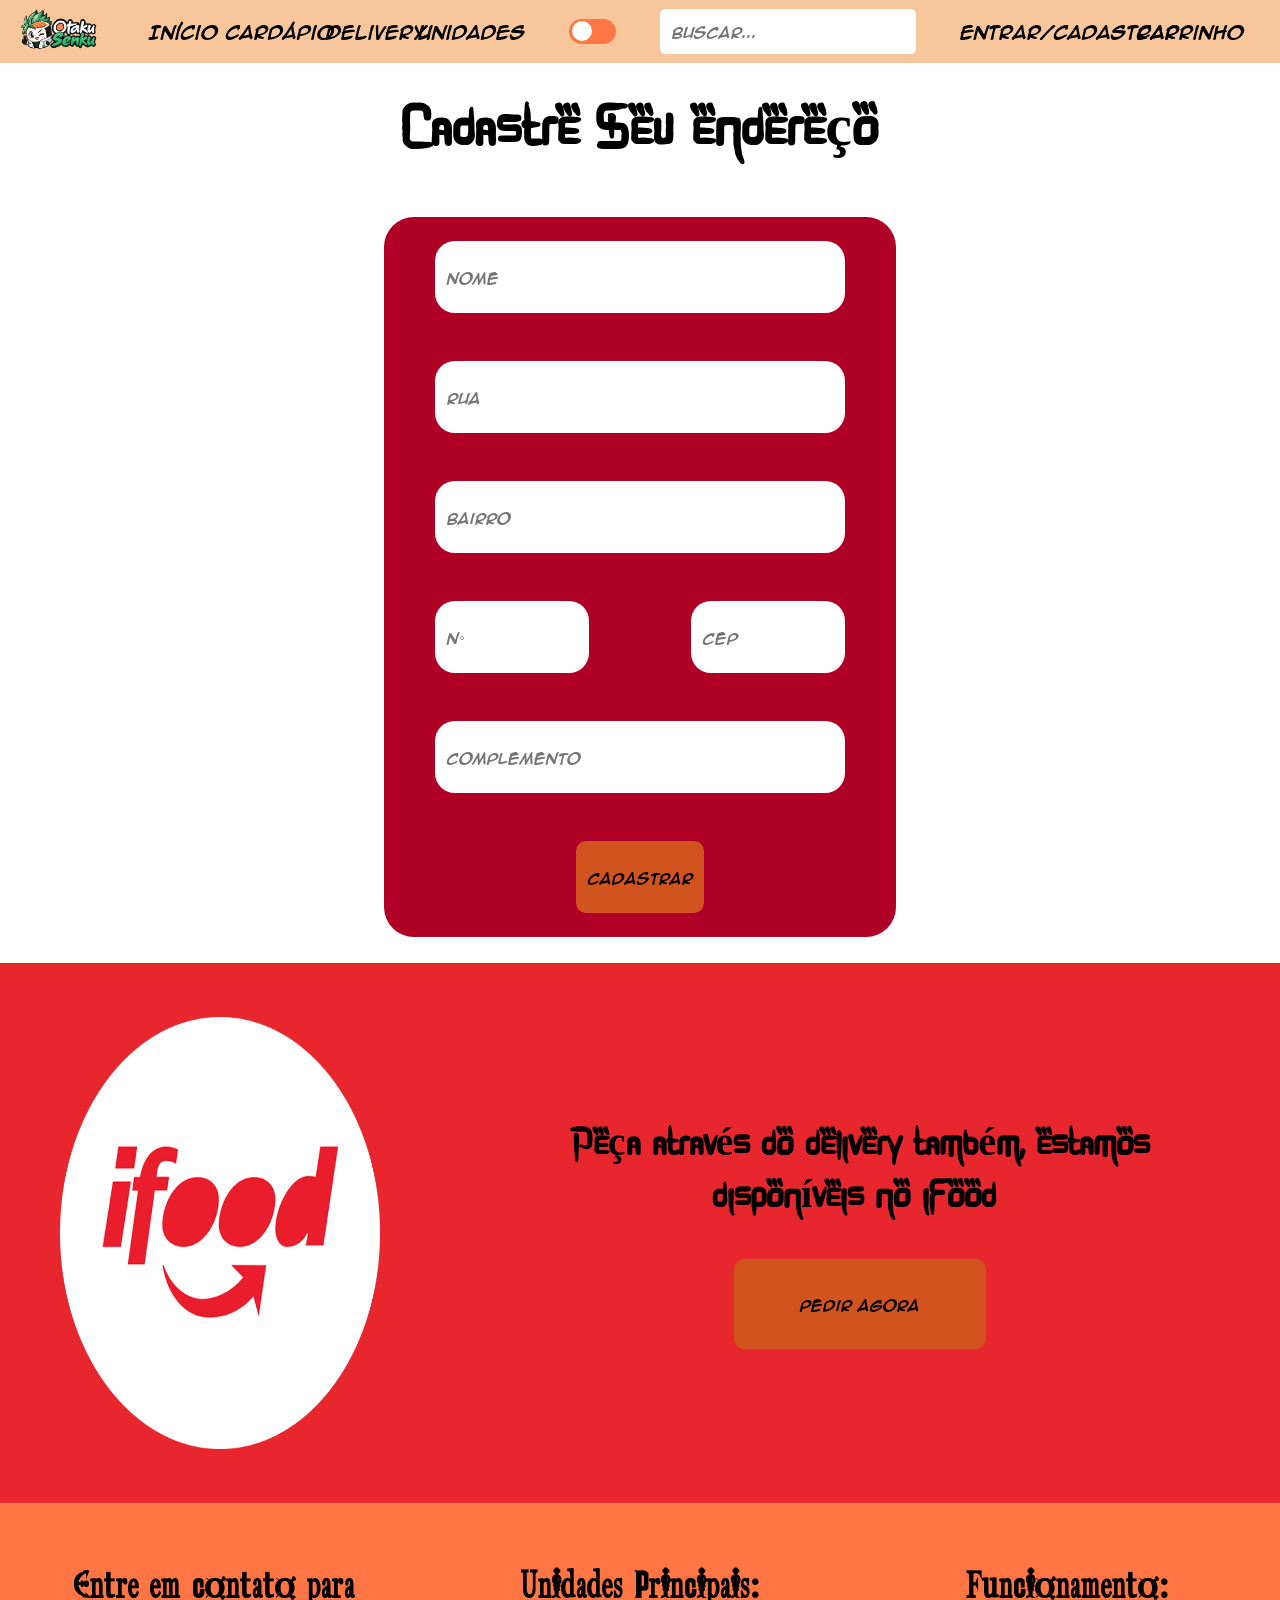
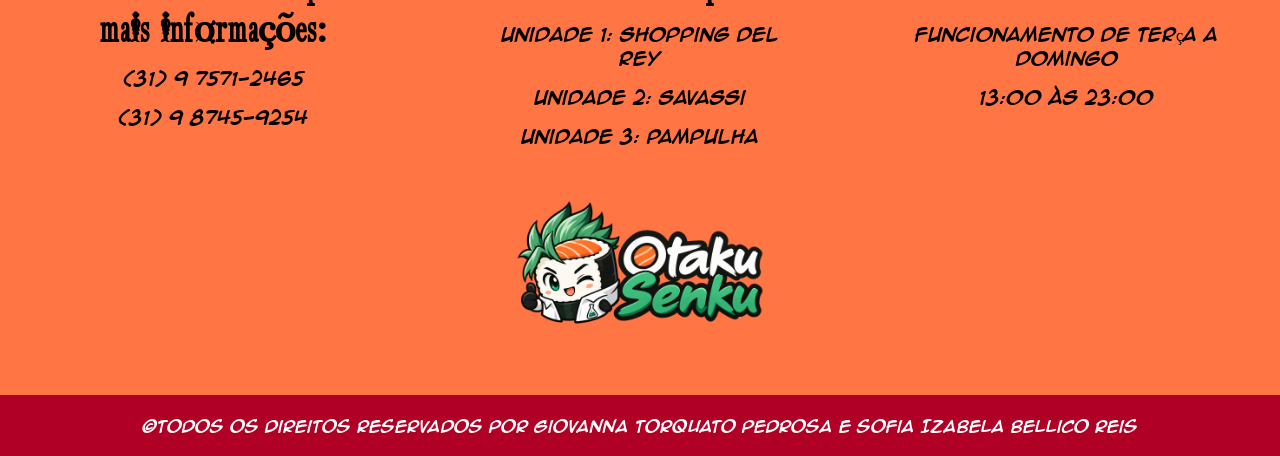
<file: delivery.html>
<!DOCTYPE html>
<html lang="pt-BR">
 
<head>
    <meta charset="UTF-8">
    <meta name="viewport" content="width=device-width, initial-scale=1.0">
    <title>Otaku Senku</title>
    <link rel="icon" type="image/x-icon" href="logo_otaku_senku_1.png">
    <link rel="stylesheet" href="delivery.css">
    <script src="script.js" defer></script>
</head>
 
<body>
    <header class="header">
        <div class="logo"><img src="logo_otaku_senku_1.png" alt="Otaku Senku"></div>
 
        <div class="menu-mobile">
            <input type="checkbox" id="menu-toggle" class="menu-toggle">
            <label for="menu-toggle" class="botao-menu">Menu</label>
 
            <menu class="menu-principal">
                <li><a href="index.html">Início</a></li>
                <li><a href="cardapio.html">Cardápio</a></li>
                <li><a href="delivery.html">Delivery</a></li>
                <li><a href="unidades.html">Unidades</a></li>
                <li class="so-mobile"><a href="#" class="abrir-modal">Entrar/Cadastrar</a></li>
            </menu>
        </div>
 
        <label class="switch">
            <input type="checkbox" id="meu-switch">
            <span class="slider"></span>
        </label>
 
        <input type="text" placeholder="  Buscar..." class="input">
 
        <menu class="outro-menu">
            <li><a href="#" class="entrar abrir-modal">Entrar/Cadastrar</a></li>
        </menu>
 
        <div class="car"><a href="carrinho.html" id="a">Carrinho</a></div>
    </header>
 
    <!-- MODAL: fica fora do header, direto no body, para o resto da página poder ser desfocado -->
    <dialog id="cadastro">
        <form method="dialog" class="form-cadastro">
            <button type="button" class="fechar-x" id="fecharModal" aria-label="Fechar">&times;</button>
 
            <h2>Entrar / Cadastrar</h2>
            <p class="subtitulo">Junte-se à nossa guilda otaku!</p>
 
            <input type="text" placeholder="Nome completo" required>
            <input type="email" placeholder="E-mail" required>
            <input type="password" placeholder="Senha" required>
            <input type="password" placeholder="Confirme sua senha" required>
 
            <button type="submit" class="btn-cadastrar">Cadastrar</button>
        </form>
    </dialog>
 
    <section class="sec01">
    <h1>Cadastre Seu endereço</h1>
    <form action="">
        <input type="text" placeholder="  Nome">
        <input type="text" placeholder="  Rua">
        <input type="text" placeholder="  Bairro">
        <div class="lado">
            <input type="text" id="numero" placeholder="  N°" inputmode="numeric" oninput="mascara_numero(this)">
            <input type="text" id="cep" placeholder="  CEP" maxlength="10" inputmode="numeric" oninput="mascara_cep(this)">
        </div>
        <input type="text" placeholder="  Complemento">
        <button>Cadastrar</button>
    </form>
</section>
    <section class="sec02">
        <img src="Ellipse 5.png" alt="" class="imagem">
        <div class="flex">
            <h1>Peça através do delivery também,
 estamos disponíveis no iFood </h1>
            <button class="button">Pedir agora</button>
        </div>
    </section>





    <footer class="footer">
        <div class="informacoes">
            <div class="contato">
                <h1>Entre em contato para mais informações:</h1>
                <p>(31) 9 7571-2465</p>
                <p>(31) 9 8745-9254</p>
            </div>
            <div class="contato">
                <h1>Unidades Principais:</h1>
                <p>Unidade 1: Shopping Del Rey</p>
                <p>Unidade 2: Savassi</p>
                <p>Unidade 3: Pampulha</p>
            </div>
            <div class="contato">
                <h1>Funcionamento:</h1>
                <p>Funcionamento de Terça a Domingo</p>
                <p>13:00 às 23:00</p>
            </div>
        </div>
        <div class="start">
            <img src="logo_otaku_senku_1.png" alt="">
        </div>
        <div class="creditos">
            <p>&copy;Todos os direitos reservados por Giovanna Torquato Pedrosa e Sofia Izabela Bellico Reis </p>
        </div>
    </footer>
</body>
</file>
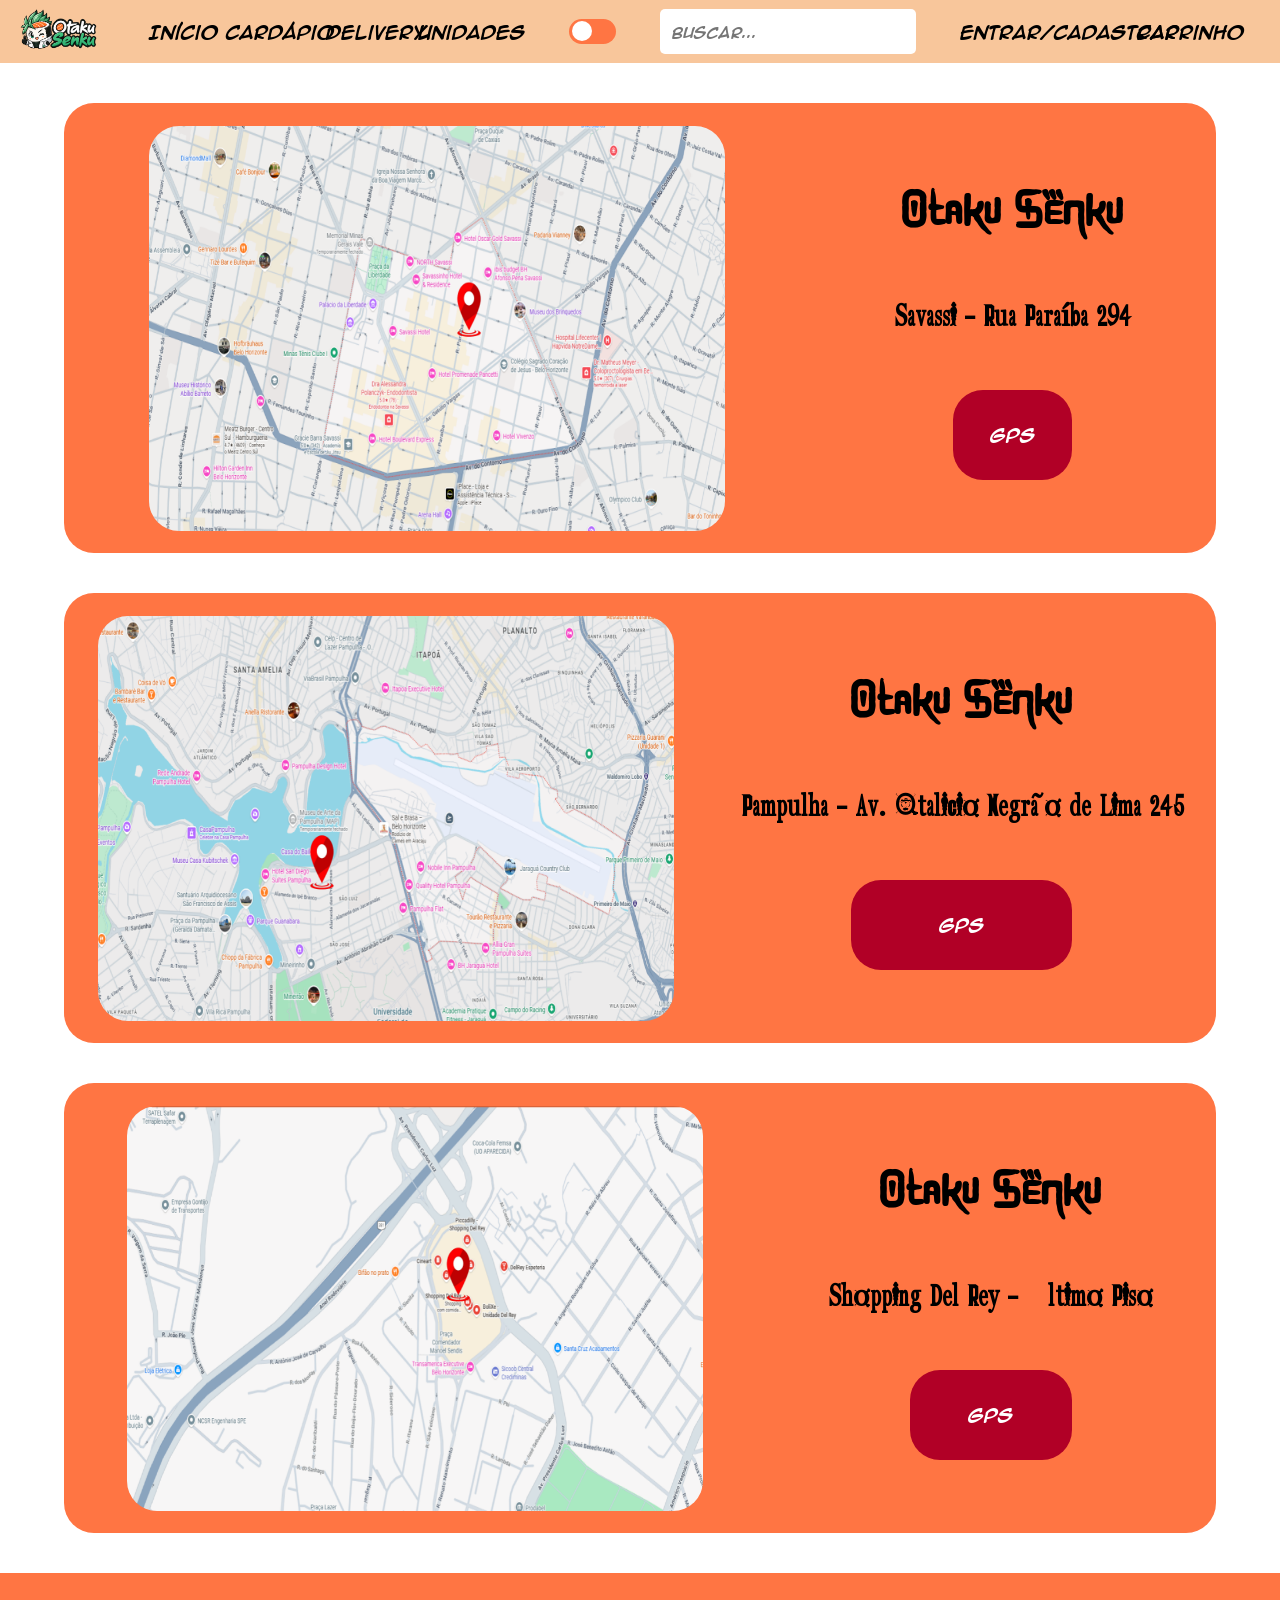
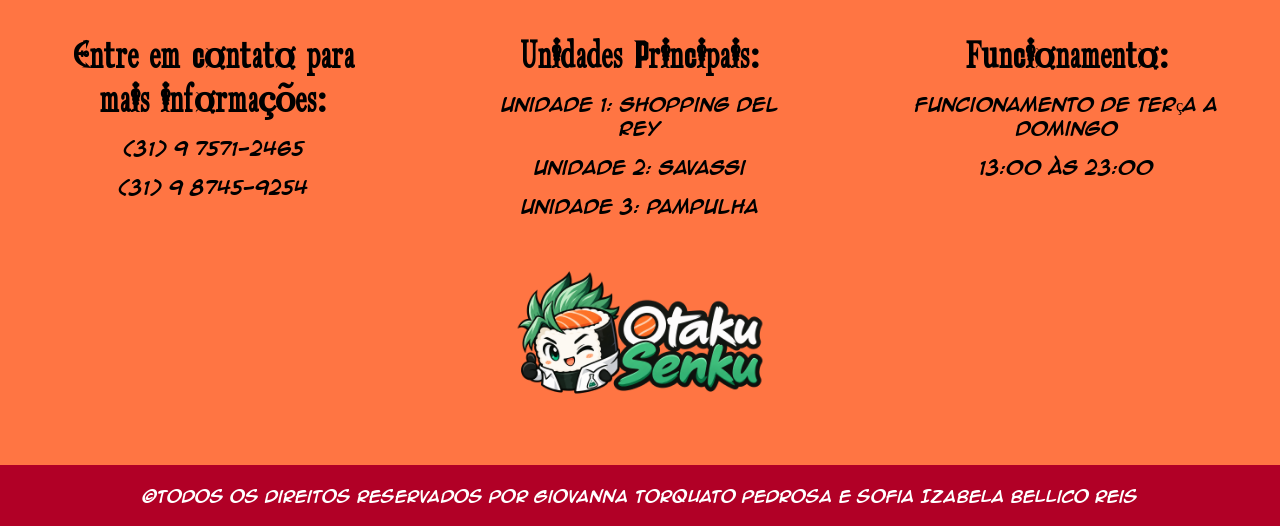
<file: unidades.html>
<!DOCTYPE html>
<html lang="en">

<head>
    <meta charset="UTF-8">
    <meta name="viewport" content="width=device-width, initial-scale=1.0">
    <title>Otaku Senku</title>
    <link rel="icon" type="image/x-icon" href="logo_otaku_senku_1.png">
    <link rel="stylesheet" href="unidades.css">
    <script src="script.js" defer></script>
</head>

<body>
    <header class="header">
        <div class="logo"><img src="logo_otaku_senku_1.png" alt=""></div>
        <div class="menu-mobile">
            <input type="checkbox" id="menu-toggle" class="menu-toggle">
            <label for="menu-toggle" class="botao-menu">Menu</label>

            <menu class="menu-principal">
                <li><a href="index.html">Início</a></li>
                <li><a href="cardapio.html">Cardápio</a></li>
                <li><a href="delivery.html">Delivery</a></li>
                <li><a href="unidades.html">Unidades</a></li>
                <li class="so-mobile"><a href="#" class="abrir-modal">Entrar/Cadastrar</a></li>
            </menu>
        </div>
        <label class="switch">
            <input type="checkbox" id="meu-switch">
            <span class="slider"></span>
        </label>

        <input type="text" placeholder="  Buscar..." class="input">
        <menu class="outro-menu">
            <li><a href="#" class="entrar abrir-modal">Entrar/Cadastrar</a></li>
        </menu>
        <div class="car"><a href="carrinho.html" id="a">Carrinho</a></div>
    </header>
    <dialog id="cadastro">
        <form method="dialog" class="form-cadastro">
            <button type="button" class="fechar-x" id="fecharModal" aria-label="Fechar">&times;</button>
 
            <h2>Entrar / Cadastrar</h2>
            <p class="subtitulo">Junte-se à nossa guilda otaku!</p>
 
            <input type="text" placeholder="Nome completo" required>
            <input type="email" placeholder="E-mail" required>
            <input type="password" placeholder="Senha" required>
            <input type="password" placeholder="Confirme sua senha" required>
 
            <button type="submit" class="btn-cadastrar">Cadastrar</button>
        </form>
    </dialog>
    <section class="sec01">
        <div class="gps">
            <img src="Captura de tela 2026-11-05 142340.png" alt="">
                <div>
                    <h1>Otaku Senku</h1>
                    <h2>Savassi - Rua Paraíba 294</h2>
                    <a href="https://maps.app.goo.gl/Dkd9dDYsa6jKfoz48" target="_blank" rel="noopener noreferrer">GPS</a>
                </div>
            </img>
        </div>
         <div class="gps">
            <img src="Captura de tela 2026-11-05 151322.png" alt="">
                <div>
                    <h1>Otaku Senku</h1>
                    <h2>Pampulha - Av. Otalicio
 Negrão de Lima 245</h2>
                    <a href="https://maps.app.goo.gl/khryJQF1MkTtLmcX9" target="_blank" rel="noopener noreferrer">GPS</a>
                </div>
            </img>
        </div>
         <div class="gps">
            <img src="Captura de tela 2026-11-05 151849.png" alt="">
                <div>
                    <h1>Otaku Senku</h1>
                    <h2>Shopping Del Rey - 
Último Piso</h2>
                    <a href="https://maps.app.goo.gl/j9RC6dGGbd2N9uD27" target="_blank" rel="noopener noreferrer">GPS</a>
                </div>
            </img>
        </div>
    </section>
    




    <footer class="footer">
        <div class="informacoes">
            <div class="contato">
                <h1>Entre em contato para mais informações:</h1>
                <p>(31) 9 7571-2465</p>
                <p>(31) 9 8745-9254</p>
            </div>
            <div class="contato">
                <h1>Unidades Principais:</h1>
                <p>Unidade 1: Shopping Del Rey</p>
                <p>Unidade 2: Savassi</p>
                <p>Unidade 3: Pampulha</p>
            </div>
            <div class="contato">
                <h1>Funcionamento:</h1>
                <p>Funcionamento de Terça a Domingo</p>
                <p>13:00 às 23:00</p>
            </div>
        </div>
        <div class="start">
            <img src="logo_otaku_senku_1.png" alt="">
        </div>
        <div class="creditos">
            <p>&copy;Todos os direitos reservados por Giovanna Torquato Pedrosa e Sofia Izabela Bellico Reis </p>
        </div>
    </footer>
</body>
</file>
<file: stlye.css>
* {
    margin: 0;
    padding: 0;
    box-sizing: border-box;
}
 
/* ================= FONTES ================= */
@font-face {
    font-family: 'AnimeAce';
    src: url('./fonts/animeace2_bld.ttf') format('truetype');
    font-weight: normal;
    font-style: normal;
}
@font-face {
    font-family: 'JujutsuKaizen';
    src: url('./fonts/Qetod.ttf') format('truetype');
    font-weight: normal;
    font-style: normal;
}
@font-face {
    font-family: 'BlackClover';
    src: url('./fonts/FetteClassicUNZFraktur.ttf') format('truetype');
    font-weight: normal;
    font-style: normal;
}
@font-face {
    font-family: 'OnePiece';
    src: url('./fonts/OnePiece-zAqL.ttf') format('truetype');
    font-weight: normal;
    font-style: normal;
}
 
/* ================= CORES ================= */
:root {
    --opaco: #f2954488;
    --botao: #ff7543;
    --orange: #D1541F;
    --yellow: #FFFFC9;
    --vermelho: #b10026;
    --branco: white;
    --preto: black;
}
.dark_mode {
    --opaco: #ffce5a95;
    --botao: #FFCD5A;
    --orange: #D1541F;
    --yellow: #ff6a00;
    --vermelho: #A80800;
    --branco: black;
    --preto: white;
}
 
p {
    font-family: 'JujutsuKaizen', Consolas, monospace;
}
 
/* ================= HEADER ================= */
.menu-mobile {
    display: contents;
}
.menu-toggle,
.botao-menu,
.so-mobile {
    display: none;
    z-index: 100;
}
 
menu {
    display: flex;
    justify-content: space-around;
    align-items: center;
    width: 30%;
    list-style-type: none;
    z-index: 100;
}
.outro-menu {
    display: flex;
    justify-content: space-around;
    align-items: center;
    width: 10%;
    list-style-type: none;
}
.header {
    display: flex;
    justify-content: space-between;
    align-items: center;
    width: 100%;
    height: 7vh;
    background-color: var(--opaco);
    position: sticky;
    top: 0;
}
.logo {
    width: 6%;
    height: 6vh;
    margin-left: 20px;
}
.logo img {
    width: 100%;
    height: 6vh;
}
 
a {
    width: 40px;
    height: 40px;
    margin-right: 10px;
    display: flex;
    align-items: center;
    justify-content: center;
    font-family: 'AnimeAce';
    color: black;
    text-decoration: none;
    z-index: 1;
}
.entrar {
    width: auto;
    height: auto;
    margin: 0;
}
 
.input {
    width: 20%;
    height: 5vh;
    border: none;
    border-radius: 5px;
    font-family: 'AnimeAce';
}
 
.car {
    font-family: 'AnimeAce';
    margin-right: 20px;
    display: flex;
    align-items: center;
    justify-content: center;
    width: 10%;
}
.car img {
    width: 100%;
    height: 100%;
    margin-right: 10px;
}
 
/* ================= SWITCH (modo escuro) ================= */
.switch {
    position: relative;
    display: inline-block;
    width: 47px;
    height: 25px;
}
.switch input {
    opacity: 0;
    width: 0;
    height: 0;
}
.slider {
    position: absolute;
    cursor: pointer;
    inset: 0;
    background-color: var(--botao);
    transition: 0.4s;
    border-radius: 34px;
}
.slider:before {
    position: absolute;
    content: "";
    height: 20px;
    width: 20px;
    left: 3px;
    bottom: 3px;
    background-color: var(--branco);
    transition: 0.4s;
    border-radius: 50%;
}
.switch input:checked + .slider {
    background-color: var(--orange);
}
.switch input:checked + .slider:before {
    transform: translateX(20px);
}
 .header {
    z-index: 100;
}
/* ================= MODAL ================= */
dialog {
    /* o reset "* { margin: 0 }" tira o centro automático, então voltamos com auto */
    margin: auto;
 
    width: min(92vw, 620px);
    padding: 56px 48px 48px;
    border: 4px solid var(--preto);
    border-radius: 22px;
    background-color: var(--vermelho);
    color: white;
    box-shadow: 12px 12px 0 var(--preto);
    overflow: visible;
}
 
dialog[open] {
    animation: aparecer 0.3s ease;
}
 
@keyframes aparecer {
    from { opacity: 0; transform: translateY(-24px) scale(0.95); }
    to   { opacity: 1; transform: translateY(0) scale(1); }
}
 
/* escurece o fundo (o desfoque é feito no body, porque funciona no Firefox) */
dialog::backdrop {
    background-color: rgba(0, 0, 0, 0.35);
}
 
/* RESTO DO SITE DESFOCADO */
body > *:not(dialog) {
    transition: filter 0.3s ease;
}
body.modal-aberto > *:not(dialog) {
    filter: blur(8px);
}
 
.form-cadastro {
    position: relative;
    display: flex;
    flex-direction: column;
    gap: 20px;
}
 
.form-cadastro h2 {
    font-family: 'OnePiece', 'AnimeAce', sans-serif;
    font-size: clamp(2.2rem, 7vw, 3.4rem);
    font-weight: normal;
    text-align: center;
    color: white;
}
 
.form-cadastro .subtitulo {
    font-family: 'AnimeAce', sans-serif;
    font-size: 1.05rem;
    text-align: center;
    margin-bottom: 8px;
}
 
.form-cadastro input {
    width: 100%;
    height: 60px;
    padding: 0 20px;
    border: 3px solid var(--preto);
    border-radius: 12px;
    background-color: white;
    color: black;
    font-family: 'AnimeAce', sans-serif;
    font-size: 1.1rem;
    outline: none;
    transition: box-shadow 0.2s, transform 0.2s;
}
 
.form-cadastro input::placeholder {
    font-family: 'AnimeAce', sans-serif;
    color: #b10026;
    opacity: 0.85;
}
 
.form-cadastro input:focus {
    box-shadow: 0 0 0 4px var(--botao);
    transform: scale(1.02);
}
 
.btn-cadastrar {
    height: 62px;
    margin-top: 6px;
    border: 3px solid var(--preto);
    border-radius: 12px;
    background-color: var(--botao);
    color: black;
    font-family: 'AnimeAce', sans-serif;
    font-size: 1.3rem;
    cursor: pointer;
    transition: transform 0.15s, background-color 0.2s;
}
.btn-cadastrar:hover {
    background-color: var(--orange);
    transform: translateY(-3px);
}
.btn-cadastrar:active {
    transform: translateY(0);
}
 
.fechar-x {
    position: absolute;
    top: -80px;
    right: -64px;
    width: 42px;
    height: 42px;
    padding: 0;
    border: 3px solid var(--preto);
    border-radius: 50%;
    background-color: white;
    color: #b10026;
    font-size: 1.7rem;
    line-height: 1;
    cursor: pointer;
}
.fechar-x:hover {
    background-color: var(--botao);
}
 
/* ================= SEC01 ================= */
.sec01 {
    display: flex;
    justify-content: space-between;
    align-items: center;
    background-color: var(--branco);
}
.imgs {
    display: flex;
    justify-content: space-around;
    flex-direction: column;
    align-items: center;
    align-content: center;
    margin-left: 5%;
    z-index: -0.5;
}
.dark_mode .imgs img {
    filter: invert(1);
   
}
.sushi {
    width: 50%;
    height: 50%;
}
 
/* ================= SEC02 (referências de anime) ================= */
.sec02 {
    width: 100%;
    height: 160vh;
    display: flex;
    flex-direction: column;
    justify-content: space-around;
    align-items: center;
    max-width: 1900px;
    color: white;
    background-color: var(--vermelho);
}
.blackClover {
    font-family: 'JujutsuKaizen';
    font-size: 70px;
    text-align: center;
    width: 80%;
    margin: 50px;
    color: white;
}
.animes {
    display: grid;
    grid-template-columns: repeat(3, 1fr);
    grid-template-rows: repeat(3, 1fr);
    justify-content: center;
    align-items: center;
    justify-items: center;
    margin: 50px;
}
.animes img {
    width: 80%;
    height: 40%;
}
#demonslayer {
    width: 70%;
    height: 100%;
}
 
/* ================= SEC03 (sobremesas) ================= */
.sec03 {
    width: 100%;
    height: 190vh;
    display: flex;
    flex-direction: column;
    justify-content: space-around;
    align-items: center;
    background-color: var(--orange);
    color: var(--preto);
}
.sec03 h1 {
    font-family: 'AnimeAce';
    font-size: 20px;
    text-align: center;
}
.sobremesas {
    display: grid;
    grid-template-columns: repeat(3, 1fr);
    grid-template-rows: repeat(3, 1fr);
    justify-items: center;
    align-items: center;
}
.flex-grid {
    display: flex;
    flex-direction: column;
    width: 50%;
    height: 50%;
    justify-content: center;
    align-items: center;
}
.flex-grid .principal {
    width: 100%;
    margin: 20px;
}
#tamanho {
    width: 40%;
}
 
/* ================= SEC04 (avaliações) ================= */
.sec04 {
    width: 100%;
    min-height: 130vh;
    padding: 60px 20px;
    display: flex;
    flex-direction: column;
    align-items: center;
    gap: 40px;
    background-color: var(--branco);
    color: var(--preto);
}
.avaliacoes-titulo {
    max-width: 100%;
}
.avaliacao {
    display: flex;
    width: 90%;
    max-width: 1000px;
    background-color: var(--orange);
    border-radius: 30px;
    overflow: hidden;
    transition: transform 0.6s ease, box-shadow 0.6s ease;
}
.avaliacao-conteudo {
    flex: 1;
    padding: 30px;
    display: flex;
    flex-direction: column;
    justify-content: center;
    gap: 20px;
}
.avaliacao-topo {
    display: flex;
    align-items: center;
    gap: 15px;
}
.avaliacao-nome {
    font-family: 'JujutsuKaizen';
    font-size: 2rem;
}
.avaliacao-estrelas {
    height: 30px;
    width: auto;
    transition: transform 0.6s ease;
}
.avaliacao-texto {
    font-family: 'AnimeAce';
    line-height: 1.6;
}
.avaliacao-img {
    width: 40%;
    object-fit: cover;
    transition: transform 0.6s ease;
}
.avaliacao:hover {
    transform: translateY(-8px);
    box-shadow: 0 12px 25px rgba(0, 0, 0, 0.3);
}
.avaliacao:hover .avaliacao-img {
    transform: scale(1.08);
}
.avaliacao:hover .avaliacao-estrelas {
    transform: scale(1.1);
}
.avaliacao--inversa {
    flex-direction: row-reverse;
}
 
/* ================= SEC05 (parcerias) ================= */
.sec05 {
    width: 100%;
    min-height: 90vh;
    padding: 60px 20px;
    display: flex;
    flex-direction: column;
    align-items: center;
    gap: 40px;
    color: var(--preto);
    background-color: var(--yellow);
}
.sec05 h1 {
    font-family: 'OnePiece';
    font-size: 60px;
}
.imagens-sushi {
    display: flex;
    justify-content: center;
    align-items: center;
}
 
/* ================= SEC06 (lojas) ================= */
.sec06 {
    width: 100%;
    min-height: 70vh;
    padding: 60px 20px;
    display: flex;
    flex-direction: column;
    align-items: center;
    gap: 40px;
    background-color: var(--orange);
    color: var(--preto);
}
.sec06 h1 {
    font-family: 'OnePiece';
    font-size: 100px;
}
.imagens-lojas {
    display: grid;
    grid-template-columns: repeat(2, 1fr);
    gap: 40px;
    width: 100%;
    max-width: 1200px;
    justify-items: center;
}
.loja {
    display: flex;
    flex-direction: column;
    align-items: center;
    gap: 15px;
    width: 100%;
}
.loja img {
    width: 80%;
    height: auto;
    border-radius: 20px;
    object-fit: cover;
}
.loja p {
    text-align: center;
    font-size: 1.3rem;
    font-family: 'AnimeAce';
}
 
/* ================= FOOTER ================= */
.footer {
    width: 100%;
    padding: 60px 20px 0;
    display: flex;
    flex-direction: column;
    align-items: center;
    gap: 40px;
    background-color: var(--botao);
    color: black;
}
.informacoes {
    display: grid;
    grid-template-columns: repeat(3, 1fr);
    gap: 40px;
    width: 100%;
    max-width: 1900px;
    justify-items: center;
}
.contato {
    width: 80%;
    text-align: center;
    display: flex;
    flex-direction: column;
    justify-content: flex-start;
    gap: 15px;
}
.contato h1 {
    font-family: 'OnePiece';
    font-size: clamp(28px, 3vw, 45px);
}
.contato p {
    font-family: 'AnimeAce';
}
.start {
    display: flex;
    justify-content: center;
    width: 100%;
    max-width: 1900px;
}
.footer img {
    width: 250px;
    max-width: 60%;
    height: auto;
    display: flex;
    justify-content: flex-start;
}
.creditos {
    background-color: var(--vermelho);
    width: calc(100% + 40px);
    margin: 0 -20px;
    padding: 20px;
    text-align: center;
}
.creditos p {
    font-family: 'AnimeAce';
    font-size: 0.9rem;
    color: white;
}


/* =====================================================
   RESPONSIVO
   Tudo daqui para baixo só vale em telas menores.
   No PC (acima de 1024px) o site fica igual ao original.
   (substitui o antigo @media (max-width: 520px))
   ===================================================== */


/* ================= TABLET (até 1024px) ================= */
@media (max-width: 1024px) {

    img {
        max-width: 100%;
    }

    /* ---------- sec02 ---------- */
    .sec02 {
        height: auto;
        padding: 40px 20px;
        gap: 30px;
    }
    .blackClover {
        font-size: 50px;
        margin: 20px 0;
    }
    .animes {
        grid-template-rows: none;
        gap: 20px;
        margin: 20px 0;
    }
    .animes img,
    #demonslayer {
        height: auto;
    }

    /* ---------- sec03 ---------- */
    .sec03 {
        height: auto;
        padding: 40px 20px;
        gap: 30px;
    }
    .sec03 h1 {
        font-size: 18px;
        padding: 0 10px;
    }
    .sobremesas {
        grid-template-rows: none;
        gap: 20px;
        width: 100%;
    }
    .flex-grid {
        width: 80%;
        height: auto;
    }

    /* ---------- sec05 e sec06 ---------- */
    .sec05 h1 {
        font-size: 50px;
    }
    .sec06 h1 {
        font-size: 70px;
    }
}


/* ================= HEADER MOBILE (até 900px) ================= */
@media (max-width: 900px) {

    .header {
        height: 8vh;
        min-height: 56px;
    }
    .logo {
        width: 60px;
        height: auto;
        margin-left: 10px;
    }
    .logo img {
        height: auto;
    }

    /* menu vira hambúrguer */
    .menu-mobile {
        display: block;
        position: static;
        margin-right: auto;
    }
    .botao-menu {
        display: block;
        font-family: 'AnimeAce';
        padding: 10px 15px;
        cursor: pointer;
        white-space: nowrap;
    }
    .menu-principal {
        display: none;
        position: absolute;
        top: 100%;
        left: 0;
        width: max-content;
        min-width: 160px;
        padding: 12px 0;
        flex-direction: column;
        align-items: stretch;
        background-color: #f0f0f0;
        border-radius: 0 0 12px 12px;
        box-shadow: 0 8px 20px rgba(0, 0, 0, 0.25);
        z-index: 200;
    }
    .menu-toggle:checked ~ .menu-principal {
        display: flex;
    }
    .menu-principal li a {
        width: 100%;
        height: auto;
        margin: 0;
        padding: 12px 20px;
        justify-content: flex-start;
    }
    .menu-principal li a:hover {
        background-color: var(--orange);
    }
    .so-mobile {
        display: list-item;
    }

    /* "Entrar" vai para dentro do menu */
    .outro-menu {
        display: none;
    }
    .input {
        width: 28%;
        margin: 0 10px;
    }

    /* carrinho */
    .car {
        width: auto;
        margin-right: 10px;
    }
    .car a {
        width: auto;
        height: auto;
        margin: 0;
        font-size: 0.9rem;
        gap: 6px;
    }
    .car img {
        width: 24px;
        height: auto;
        margin: 0;
    }

    /* modal */
    dialog {
        padding: 48px 24px 32px;
    }
    .fechar-x {
        top: -66px;
        right: -8px;
    }
}


/* ================= TABLET PEQUENO (até 768px) ================= */
@media (max-width: 768px) {

    /* ---------- sec02 ---------- */
    .blackClover {
        font-size: 40px;
        width: 90%;
    }
    .animes {
        grid-template-columns: repeat(2, 1fr);
    }

    /* ---------- sec03 ---------- */
    .sec03 h1 {
        font-size: 16px;
    }
    .sobremesas {
        grid-template-columns: repeat(2, 1fr);
    }
    .flex-grid .principal {
        margin: 10px 0;
    }

    /* ---------- sec04 ---------- */
    .sec04 {
        min-height: auto;
        padding: 40px 16px;
    }
    .avaliacao-conteudo {
        padding: 20px;
    }
    .avaliacao-nome {
        font-size: 1.6rem;
    }
    .avaliacao-img {
        width: 35%;
    }

    /* ---------- sec05 ---------- */
    .sec05 {
        min-height: auto;
    }
    .sec05 h1 {
        font-size: 40px;
        text-align: center;
    }
    .imagens-sushi {
        flex-wrap: wrap;
        gap: 20px;
    }
    .imagens-sushi img {
        max-width: 45%;
        height: auto;
    }

    /* ---------- sec06 ---------- */
    .sec06 {
        min-height: auto;
    }
    .sec06 h1 {
        font-size: 56px;
    }

    /* ---------- footer ---------- */
    .informacoes {
        grid-template-columns: 1fr;
        gap: 30px;
    }
    .contato {
        width: 90%;
    }
}


/* ================= CELULAR (até 520px) ================= */
@media (max-width: 520px) {

    /* busca sai do header */
    .input {
        display: none;
    }
    .car a:hover {
        border-bottom-left-radius: 10px;
        border-bottom-right-radius: 10px;
    }

    /* ---------- sec01 ---------- */
    .sec01 {
        flex-direction: column-reverse;
        height: 70vh;
    }
    .sec01 img {
        margin: 10px;
    }
    .imgs {
        width: 50%;
        height: 50%;
    }
    .imgs img {
        width: 100%;
        height: 100%;
    }
    .imgs .img {
        width: 40%;
        height: 40%;
    }

    /* ---------- sec02 ---------- */
    .sec02 {
        padding: 30px 12px;
    }
    .blackClover {
        font-size: 32px;
    }
    .animes {
        gap: 16px;
    }
    .logo-anime {
        width: 30%;
        height: 10vh;
    }

    /* ---------- sec03 ---------- */
    .sec03 h1 {
        font-size: 15px;
    }
    .flex-grid {
        width: 90%;
    }

    /* ---------- sec04 ---------- */
    .avaliacao,
    .avaliacao--inversa {
        flex-direction: column;
    }
    .avaliacao-img {
        width: 100%;
        height: 250px;
    }
    .avaliacao-topo {
        flex-wrap: wrap;
    }
    .avaliacao-nome {
        font-size: 1.4rem;
    }

    /* ---------- sec05 ---------- */
    .sec05 h1 {
        font-size: 36px;
    }
    .imagens-sushi {
        flex-direction: column;
    }
    .imagens-sushi img {
        max-width: 90%;
        margin: 10px;
        height: auto;
    }

    /* ---------- sec06 ---------- */
    .sec06 h1 {
        font-size: 40px;
    }
    .imagens-lojas {
        grid-template-columns: 1fr;
    }
    .loja img {
        width: 90%;
        height: auto;
    }
    .loja p {
        font-size: 15px;
    }

    /* ---------- footer ---------- */
    .creditos p {
        font-size: 0.75rem;
    }
}
</file>
<file: cardapio.css>
* {
    margin: 0;
    padding: 0;
    box-sizing: border-box;
}
 
/* ================= FONTES ================= */
@font-face {
    font-family: 'AnimeAce';
    src: url('./fonts/animeace2_bld.ttf') format('truetype');
    font-weight: normal;
    font-style: normal;
}
@font-face {
    font-family: 'JujutsuKaizen';
    src: url('./fonts/Qetod.ttf') format('truetype');
    font-weight: normal;
    font-style: normal;
}
@font-face {
    font-family: 'BlackClover';
    src: url('./fonts/FetteClassicUNZFraktur.ttf') format('truetype');
    font-weight: normal;
    font-style: normal;
}
@font-face {
    font-family: 'OnePiece';
    src: url('./fonts/OnePiece-zAqL.ttf') format('truetype');
    font-weight: normal;
    font-style: normal;
}
 
/* ================= CORES ================= */
:root {
    --opaco: #f2954488;
    --botao: #ff7543;
    --orange: #D1541F;
    --yellow: #FFFFC9;
    --vermelho: #b10026;
    --branco: white;
    --preto: black;
}
.dark_mode {
    --opaco: #ffce5a95;
    --botao: #FFCD5A;
    --orange: #D1541F;
    --yellow: #ff6a00;
    --vermelho: #A80800;
    --branco: black;
    --preto: white;
}
 
p {
    font-family: 'JujutsuKaizen', Consolas, monospace;
}
 
/* ================= HEADER ================= */
.menu-mobile {
    display: contents;
}
.menu-toggle,
.botao-menu,
.so-mobile {
    display: none;
}
 
menu {
    display: flex;
    justify-content: space-around;
    align-items: center;
    width: 30%;
    list-style-type: none;
}
.outro-menu {
    display: flex;
    justify-content: space-around;
    align-items: center;
    width: 10%;
    list-style-type: none;
}
.header {
    display: flex;
    justify-content: space-between;
    align-items: center;
    width: 100%;
    height: 7vh;
    background-color: var(--opaco);
    position: sticky;
    top: 0;
    z-index: 100;
}
.logo {
    width: 6%;
    height: 6vh;
    margin-left: 20px;
}
.logo img {
    width: 100%;
    height: 6vh;
}
 
a {
    width: 40px;
    height: 40px;
    margin-right: 10px;
    display: flex;
    align-items: center;
    justify-content: center;
    font-family: 'AnimeAce';
    color: black;
    text-decoration: none;
}
.entrar {
    width: auto;
    height: auto;
    margin: 0;
}
 
.input {
    width: 20%;
    height: 5vh;
    border: none;
    border-radius: 5px;
    font-family: 'AnimeAce';
}
 
.car {
    font-family: 'AnimeAce';
    margin-right: 20px;
    display: flex;
    align-items: center;
    justify-content: center;
    width: 10%;
}
.car img {
    width: 100%;
    height: 100%;
    margin-right: 10px;
}
 
/* ================= SWITCH (modo escuro) ================= */
.switch {
    position: relative;
    display: inline-block;
    width: 47px;
    height: 25px;
}
.switch input {
    opacity: 0;
    width: 0;
    height: 0;
}
.slider {
    position: absolute;
    cursor: pointer;
    inset: 0;
    background-color: var(--botao);
    transition: 0.4s;
    border-radius: 34px;
}
.slider:before {
    position: absolute;
    content: "";
    height: 20px;
    width: 20px;
    left: 3px;
    bottom: 3px;
    background-color: var(--branco);
    transition: 0.4s;
    border-radius: 50%;
}
.switch input:checked + .slider {
    background-color: var(--orange);
}
.switch input:checked + .slider:before {
    transform: translateX(20px);
}
 
/* ================= MODAL ================= */
dialog {
    /* o reset "* { margin: 0 }" tira o centro automático, então voltamos com auto */
    margin: auto;
 
    width: min(92vw, 620px);
    padding: 56px 48px 48px;
    border: 4px solid var(--preto);
    border-radius: 22px;
    background-color: var(--vermelho);
    color: white;
    box-shadow: 12px 12px 0 var(--preto);
    overflow: visible;
}
 
dialog[open] {
    animation: aparecer 0.3s ease;
}
 
@keyframes aparecer {
    from { opacity: 0; transform: translateY(-24px) scale(0.95); }
    to   { opacity: 1; transform: translateY(0) scale(1); }
}
 
/* escurece o fundo (o desfoque é feito no body, porque funciona no Firefox) */
dialog::backdrop {
    background-color: rgba(0, 0, 0, 0.35);
}
 
/* RESTO DO SITE DESFOCADO */
body > *:not(dialog) {
    transition: filter 0.3s ease;
}
body.modal-aberto > *:not(dialog) {
    filter: blur(8px);
}
 
.form-cadastro {
    position: relative;
    display: flex;
    flex-direction: column;
    gap: 20px;
}
 
.form-cadastro h2 {
    font-family: 'OnePiece', 'AnimeAce', sans-serif;
    font-size: clamp(2.2rem, 7vw, 3.4rem);
    font-weight: normal;
    text-align: center;
    color: white;
}
 
.form-cadastro .subtitulo {
    font-family: 'AnimeAce', sans-serif;
    font-size: 1.05rem;
    text-align: center;
    margin-bottom: 8px;
}
 
.form-cadastro input {
    width: 100%;
    height: 60px;
    padding: 0 20px;
    border: 3px solid var(--preto);
    border-radius: 12px;
    background-color: white;
    color: black;
    font-family: 'AnimeAce', sans-serif;
    font-size: 1.1rem;
    outline: none;
    transition: box-shadow 0.2s, transform 0.2s;
}
 
.form-cadastro input::placeholder {
    font-family: 'AnimeAce', sans-serif;
    color: #b10026;
    opacity: 0.85;
}
 
.form-cadastro input:focus {
    box-shadow: 0 0 0 4px var(--botao);
    transform: scale(1.02);
}
 
.btn-cadastrar {
    height: 62px;
    margin-top: 6px;
    border: 3px solid var(--preto);
    border-radius: 12px;
    background-color: var(--botao);
    color: black;
    font-family: 'AnimeAce', sans-serif;
    font-size: 1.3rem;
    cursor: pointer;
    transition: transform 0.15s, background-color 0.2s;
}
.btn-cadastrar:hover {
    background-color: var(--orange);
    transform: translateY(-3px);
}
.btn-cadastrar:active {
    transform: translateY(0);
}
 
.fechar-x {
    position: absolute;
    top: -80px;
    right: -64px;
    width: 42px;
    height: 42px;
    padding: 0;
    border: 3px solid var(--preto);
    border-radius: 50%;
    background-color: white;
    color: #b10026;
    font-size: 1.7rem;
    line-height: 1;
    cursor: pointer;
}
.fechar-x:hover {
    background-color: var(--botao);
}
 
/*============================sec01====================================  */
.sec01 {
    position: relative;
    width: 100%;
}

.sec01 .fundo {
    background-image: url("combo_sushi_dr_stone_realista\ 1-1.png");
    background-size: 100% 100%;
    background-repeat: no-repeat;
    width: 100%;
    aspect-ratio: 1886 / 850;
}

.titulo {
    position: absolute;
    top: 50%;
    left: 50%;
    transform: translate(-50%, -50%);
    opacity: 1;                
    color: white;
    font-family: 'OnePiece', 'AnimeAce', sans-serif;
    font-size: clamp(2.5rem, 6vw, 5rem);
    background-color: var(--vermelho); 
    padding: 10px 30px;
    border-radius: 12px;
}
/* 
========================sec02========================== */
.sec02 {
    width: 100%;
    display: flex;
    flex-direction: column;
    align-items: center;
    padding: 40px 0;
    color: var(--preto);
    background-color: var(--branco);
}

.OnePiece {
    width: 100%;
    max-width: 1900px;
}

.produtos-grid {
    display: grid;
    grid-template-columns: repeat(4, 1fr);
    grid-template-rows: repeat(3, 1fr); 
    gap: 30px;
    width: 100%;
    justify-items: center;
}

.caixa-produtos {
    background-color: var(--botao);
    border-radius: 30px;
    display: flex;
    flex-direction: column;
    justify-content: space-around;
    align-items: center;
    width: 80%;
    padding: 20px 0;
    text-align: center;
}

.caixa-produtos img {
    width: 90%;
}
.caixa-produtos h2 {
    font-family: 'AnimeAce';
    font-size: 15px;
}
.direita {
    margin-right: 9px;
}
.esquerda {
    margin-left: 9px;
}
#usopp {
    width: 100%;
    height: auto;
    margin-left: 25px;
}
.produtos-grid a {
    background-color: var(--vermelho);
    border-radius: 10px;
    width: 60%;
    height: auto;
    padding: 10px 0;
    margin: 0;
}
.receitas-sanji {
    display: flex;
    justify-content: space-around;
    flex-direction: column;
    align-items: center;
    width: 100%;
    height: 250vh;
}
.receitas-sanji h1 {
    font-family: 'OnePiece';
    font-size: 50px;
    margin: 50px;
}
.flex-receitas {
    display: flex;
    justify-content: space-around;
    align-items: center;
    width: 100%;
}
.receitas-grid {
    display: grid;
    grid-template-rows: repeat(2,1fr);
    width: 100%;
}
.receitas-grid2 {
    display: grid;
    grid-template-rows: repeat(3,1fr);
    width: 100%;
}
.sanji-imagem {
    height: 70%;
}
.sanji {
    background-color: var(--orange);
    border-radius: 30px;
    width: 90%;
    height: 40vh;
    display: flex;
    justify-content: space-around;
    align-items: center;
    margin: 10px;
}
.sanji img {
    width: 50%;
    height: 80%
}
.informa {
    display: flex;
    flex-direction: column;
    justify-content: space-around;
    height: 90%;
    align-items: center;
}
.informa h2 {
    font-family: 'OnePiece';
    font-size: 30px;
}
.informa a {
    background-color: var(--vermelho);
    width: 80%;
    height: 10vh;
    border-radius: 30px;
}
/* ===========================sec03====================== */
.sec03 {
    width: 100%;
    display: flex;
    flex-direction: column;
    align-items: center;
    padding: 40px 0;
    color: var(--preto);
    background-color: var(--branco);
}
.DemonSlayer {
    display: flex;
    flex-direction: column;
    justify-content: space-around;
    align-items: center;
}
.nsei .imgss {
    width: 90%;
    height: 70%;
}
.nsei h1 {
    font-family: 'AnimeAce';
    font-size: 20px;
}
.produtos-grid2 {
    display: grid;
    grid-template-columns: repeat(3, 1fr);
    grid-template-rows: repeat(2, 1fr); 
    gap: 30px;
    width: 100%;
    justify-items: center;
}
.baixo {
    margin-bottom: 20px;
}
.DemonSlayer .nsei {
    height: 50vh;
    display: flex;
    flex-direction: column;
    justify-content: space-around;
    align-items: center;
}
.caixa-produtos h2 {
    width: 90%;
}
.caixa-produtos2 {
    background-color: var(--botao);
    border-radius: 30px;
    display: flex;
    flex-direction: column;
    justify-content: space-around;
    align-items: center;
    width: 80%;
    height: 70vh;
    padding: 20px 0;
    text-align: center;
}
.caixa-produtos2 img {
    width: 90%;
}
.caixa-produtos2 h2 {
    font-family: 'AnimeAce';
    font-size: 15px;
}
.produtos-grid2 a {
    background-color: var(--vermelho);
    border-radius: 10px;
    width: 60%;
    height: auto;
    padding: 10px 0;
    margin: 0;
}
.produtos-grid3 {
    display: grid;
    grid-template-columns: repeat(3, 1fr);
    grid-template-rows: repeat(3, 1fr); 
    gap: 30px;
    width: 100%;
    justify-items: center;
}
.produtos-grid3 a {
    background-color: var(--vermelho);
    border-radius: 10px;
    width: 60%;
    height: auto;
    padding: 10px 0;
    margin: 0;
}
/* ======================sec04========================= */
.sec04 {
    width: 100%;
    display: flex;
    flex-direction: column;
    align-items: center;
    padding: 40px 0;
    color: var(--preto);
    background-color: var(--branco);
}
.produtos-grid4 {
    display: grid;
    grid-template-columns: repeat(2, 1fr);
    grid-template-rows: repeat(2, 1fr); 
    gap: 30px;
    width: 100%;
    justify-items: center;
}
.produtos-grid4 a {
    background-color: var(--vermelho);
    border-radius: 10px;
    width: 60%;
    height: auto;
    padding: 10px 0;
    margin: 0;
}
.spyFamily {
   display: flex;
    flex-direction: column;
    justify-content: space-around;
    align-items: center; 
}
.imasss {
    margin: 20px;
    width: 30%;
    height: auto;
}

.caixa-produtos4 {
    background-color: var(--botao);
    border-radius: 30px;
    display: flex;
    flex-direction: column;
    justify-content: space-around;
    align-items: center;
    width: 65%;
    height: 65vh;
    padding: 20px 0;
    text-align: center;
}
.caixa-produtos4 img {
    width: 90%;
}
.caixa-produtos4 h2 {
    font-family: 'AnimeAce';
    font-size: 15px;
}
/* =========================sec05============================ */
.sec05 {
    width: 100%;
    display: flex;
    flex-direction: column;
    align-items: center;
    padding: 40px 0;
    color: var(--preto);
    background-color: var(--branco);
}
.nanatsu {
    display: flex;
    flex-direction: column;
    justify-content: space-around;
    align-items: center; 
}

.caixa-produtos5 {
    background-color: var(--botao);
    border-radius: 30px;
    display: flex;
    flex-direction: column;
    justify-content: space-around;
    align-items: center;
    width: 80%;
    
    padding: 20px 0;
    text-align: center;
}
.caixa-produtos5 img {
    width: 90%;
}
.caixa-produtos5 h2 {
    font-family: 'AnimeAce';
    font-size: 15px;
}
.produtos-grid5 a {
    background-color: var(--vermelho);
    border-radius: 10px;
    width: 60%;
    height: auto;
    padding: 10px 0;
    margin: 0;
}
.produtos-grid5 {
    display: grid;
    grid-template-columns: repeat(4, 1fr);
    grid-template-rows: repeat(2, 1fr); 
    gap: 30px;
    width: 100%;
    justify-items: center;
}
.produtos-grid5 a {
    background-color: var(--vermelho);
    border-radius: 10px;
    width: 60%;
    height: auto;
    padding: 10px 0;
    margin: 0;
}
/* ===================sec06=============================== */
#bc {
    background-color: #fff;
}
#demon {
    background-color: #fff;
}
.sec06 {
    width: 100%;
    display: flex;
    flex-direction: column;
    align-items: center;
    padding: 40px 0;
    color: var(--preto);
    background-color: var(--branco);
}
.diariosApotecaria {
    display: flex;
    flex-direction: column;
    justify-content: space-around;
    align-items: center; 
}
/* ========================footer====================== */
.footer {
    width: 100%;
    padding: 60px 20px 0;
    display: flex;
    flex-direction: column;
    align-items: center;
    gap: 40px;
    background-color: var(--botao);
    color: black;
}
.informacoes {
    display: grid;
    grid-template-columns: repeat(3, 1fr);
    gap: 40px;
    width: 100%;
    max-width: 1900px;
    justify-items: center;
}
.contato {
    width: 80%;
    text-align: center;
    display: flex;
    flex-direction: column;
    justify-content: flex-start;
    gap: 15px;
}
.contato h1 {
    font-family: 'OnePiece';
    font-size: clamp(28px, 3vw, 45px);
}
.contato p {
    font-family: 'AnimeAce';
}
.start {
    display: flex;
    justify-content: center;
    width: 100%;
    max-width: 1900px;
}
.footer img {
    width: 250px;
    max-width: 60%;
    height: auto;
    display: flex;
    justify-content: flex-start;
}
.creditos {
    background-color: var(--vermelho);
    width: calc(100% + 40px);
    margin: 0 -20px;
    padding: 20px;
    text-align: center;
}
.creditos p {
    font-family: 'AnimeAce';
    font-size: 0.9rem;
    color: white;
}

.campo-senha {
    position: relative;
    width: 100%;
}
.form-cadastro .campo-senha input {
    padding-right: 56px;
}
.btn-olho {
    position: absolute;
    top: 50%;
    right: 14px;
    transform: translateY(-50%);
    border: none;
    background: transparent;
    font-size: 1.4rem;
    cursor: pointer;
}

/* =====================================================
   RESPONSIVO
   Tudo daqui para baixo só vale em telas menores.
   No PC (acima de 1024px) o site fica igual ao original.
   ===================================================== */

/* ================= TABLET (até 1024px) ================= */
@media (max-width: 1024px) {

    img {
        max-width: 100%;
    }

    /* grades de produtos: 3 colunas */
    .produtos-grid,
    .produtos-grid2,
    .produtos-grid3,
    .produtos-grid5 {
        grid-template-columns: repeat(3, minmax(0, 1fr));
        grid-template-rows: auto;
    }
    .produtos-grid4 {
        grid-template-rows: auto;
    }

    /* alturas fixas -> automáticas */
    .receitas-sanji {
        height: auto;
    }
    .caixa-produtos2,
    .caixa-produtos4 {
        height: auto;
    }
    .DemonSlayer .nsei {
        height: auto;
        gap: 20px;
    }
    .caixa-produtos4 {
        width: 80%;
    }

    /* logos */
    .sec02 > img {
        width: 50%;
        height: auto;
    }
    .imasss,
    .nsei .imgss {
        width: 45%;
        height: auto;
    }

    /* Sanji */
    .flex-receitas > img,
    .sanji-imagem {
        width: 28%;
        height: auto;
        object-fit: contain;
    }
    .sanji img {
        width: 45%;
        height: auto;
        object-fit: contain;
    }
}

/* ================= HEADER MOBILE (até 900px) ================= */
@media (max-width: 900px) {
    .header {
        height: 8vh;
        min-height: 56px;
    }
    .logo {
        width: 60px;
        height: auto;
        margin-left: 10px;
    }
    .logo img {
        height: auto;
    }

    /* menu vira hambúrguer */
    .menu-mobile {
        display: block;
        position: relative;
        margin-right: auto;
    }
    .botao-menu {
        display: block;
        font-family: 'AnimeAce';
        padding: 10px 15px;
        cursor: pointer;
        white-space: nowrap;
    }
    .menu-principal {
        display: none;
        position: absolute;
        top: 100%;
        left: 0;
        width: max-content;
        min-width: 160px;
        flex-direction: column;
        align-items: stretch;
        background-color: #f0f0f0;
        border-radius: 0 0 12px 12px;
        box-shadow: 0 8px 20px rgba(0, 0, 0, 0.25);
        z-index: 200;
    }
    .menu-toggle:checked ~ .menu-principal {
        display: flex;
    }
    .menu-principal li a {
        width: 100%;
        height: auto;
        margin: 0;
        padding: 12px 20px;
        justify-content: flex-start;
    }
    .menu-principal li a:hover {
        background-color: var(--orange);
    }
    .so-mobile {
        display: list-item;
    }

    /* "Entrar" vai para dentro do menu */
    .outro-menu {
        display: none;
    }
    .input {
        width: 28%;
        margin: 0 10px;
    }

    /* carrinho */
    .car {
        width: auto;
        margin-right: 10px;
    }
    .car a {
        width: auto;
        height: auto;
        margin: 0;
        font-size: 0.9rem;
        gap: 6px;
    }
    .car img {
        width: 24px;
        height: auto;
        margin: 0;
    }

    /* modal */
    dialog {
        padding: 48px 24px 32px;
    }
    .fechar-x {
        top: -66px;
        right: -8px;
    }
}

/* ================= TABLET PEQUENO (até 768px) ================= */
@media (max-width: 768px) {

    /* grades: 2 colunas */
    .produtos-grid,
    .produtos-grid2,
    .produtos-grid3,
    .produtos-grid4,
    .produtos-grid5 {
        grid-template-columns: repeat(2, minmax(0, 1fr));
        gap: 20px;
    }

    /* esconde divs vazias usadas como espaçador */
    .produtos-grid > div:empty,
    .produtos-grid3 > div:empty {
        display: none;
    }

    .caixa-produtos,
    .caixa-produtos2,
    .caixa-produtos4,
    .caixa-produtos5 {
        width: 90%;
    }

    /* tira os deslocamentos manuais das imagens */
    .esquerda,
    .direita {
        margin: 0;
    }
    #usopp {
        width: 90%;
        margin: 0;
        transform: translateX(4.5%);
    }

    /* título */
    .titulo {
        font-size: clamp(1.8rem, 8vw, 3rem);
        padding: 6px 18px;
        white-space: nowrap;
    }

    /* logos */
    .sec02 > img {
        width: 65%;
    }
    .imasss,
    .nsei .imgss {
        width: 65%;
        margin: 10px auto;
    }
    .nsei h1 {
        text-align: center;
    }

    /* receitas do Sanji */
    .receitas-sanji h1 {
        font-size: 36px;
        margin: 30px 20px;
        text-align: center;
    }
    .flex-receitas {
        flex-direction: column;
        gap: 10px;
    }
    .flex-receitas > img,
    .sanji-imagem {
        width: 55%;
        max-width: 320px;
        height: auto;
    }
    .receitas-grid,
    .receitas-grid2 {
        grid-template-rows: none;
        justify-items: center;
    }
    .sanji {
        height: auto;
        flex-direction: column;
        padding: 20px 0;
        gap: 15px;
    }
    .sanji img {
        width: 80%;
        height: auto;
    }
    .informa {
        height: auto;
        gap: 12px;
        text-align: center;
    }
    .informa h2 {
        font-size: 24px;
    }
    .informa a {
        height: auto;
        padding: 12px 0;
    }

    /* footer */
    .informacoes {
        grid-template-columns: 1fr;
    }
}

/* ================= CELULAR (até 520px) ================= */
@media (max-width: 520px) {

    /* grades: 1 coluna */
    .produtos-grid,
    .produtos-grid2,
    .produtos-grid3,
    .produtos-grid4,
    .produtos-grid5 {
        grid-template-columns: minmax(0, 1fr);
    }

    .caixa-produtos,
    .caixa-produtos2,
    .caixa-produtos4,
    .caixa-produtos5 {
        width: 92%;
    }
    .caixa-produtos h2,
    .caixa-produtos2 h2,
    .caixa-produtos4 h2,
    .caixa-produtos5 h2 {
        font-size: 14px;
    }
    .produtos-grid a,
    .produtos-grid2 a,
    .produtos-grid3 a,
    .produtos-grid4 a,
    .produtos-grid5 a {
        width: 70%;
    }
    .OnePiece {
        display: flex;
        flex-direction: column;
        align-items: center;
        justify-content: space-around;
    }

    /* header: busca some */
    .input {
        display: none;
    }

    /* logos */
    .sec02 > img {
        width: 80%;
    }
    .imasss,
    .nsei .imgss {
        width: 80%;
    }

    /* Sanji */
    .receitas-sanji h1 {
        font-size: 30px;
    }
    .flex-receitas > img,
    .sanji-imagem {
        width: 70%;
    }
    .sanji {
        width: 94%;
    }
    .informa h2 {
        font-size: 20px;
    }

    .creditos p {
        font-size: 0.75rem;
    }
}
</file>
<file: delivery.css>
* {
    margin: 0;
    padding: 0;
    box-sizing: border-box;
}
 
/* ================= FONTES ================= */
@font-face {
    font-family: 'AnimeAce';
    src: url('./fonts/animeace2_bld.ttf') format('truetype');
    font-weight: normal;
    font-style: normal;
}
@font-face {
    font-family: 'JujutsuKaizen';
    src: url('./fonts/Qetod.ttf') format('truetype');
    font-weight: normal;
    font-style: normal;
}
@font-face {
    font-family: 'BlackClover';
    src: url('./fonts/FetteClassicUNZFraktur.ttf') format('truetype');
    font-weight: normal;
    font-style: normal;
}
@font-face {
    font-family: 'OnePiece';
    src: url('./fonts/OnePiece-zAqL.ttf') format('truetype');
    font-weight: normal;
    font-style: normal;
}
 
/* ================= CORES ================= */
:root {
    --opaco: #f2954488;
    --botao: #ff7543;
    --orange: #D1541F;
    --yellow: #FFFFC9;
    --vermelho: #b10026;
    --branco: white;
    --preto: black;
}
.dark_mode {
    --opaco: #ffce5a95;
    --botao: #FFCD5A;
    --orange: #D1541F;
    --yellow: #ff6a00;
    --vermelho: #A80800;
    --branco: black;
    --preto: white;
}
 
p {
    font-family: 'JujutsuKaizen', Consolas, monospace;
}
 
/* ================= HEADER ================= */
.menu-mobile {
    display: contents;
}
.menu-toggle,
.botao-menu,
.so-mobile {
    display: none;
}
 
menu {
    display: flex;
    justify-content: space-around;
    align-items: center;
    width: 30%;
    list-style-type: none;
}
.outro-menu {
    display: flex;
    justify-content: space-around;
    align-items: center;
    width: 10%;
    list-style-type: none;
}
.header {
    display: flex;
    justify-content: space-between;
    align-items: center;
    width: 100%;
    height: 7vh;
    background-color: var(--opaco);
    position: sticky;
    top: 0;
}
.logo {
    width: 6%;
    height: 6vh;
    margin-left: 20px;
}
.logo img {
    width: 100%;
    height: 6vh;
}
 
a {
    width: 40px;
    height: 40px;
    margin-right: 10px;
    display: flex;
    align-items: center;
    justify-content: center;
    font-family: 'AnimeAce';
    color: black;
    text-decoration: none;
}
.entrar {
    width: auto;
    height: auto;
    margin: 0;
}
 
.input {
    width: 20%;
    height: 5vh;
    border: none;
    border-radius: 5px;
    font-family: 'AnimeAce';
}
 
.car {
    font-family: 'AnimeAce';
    margin-right: 20px;
    display: flex;
    align-items: center;
    justify-content: center;
    width: 10%;
}
.car img {
    width: 100%;
    height: 100%;
    margin-right: 10px;
}
 
/* ================= SWITCH (modo escuro) ================= */
.switch {
    position: relative;
    display: inline-block;
    width: 47px;
    height: 25px;
}
.switch input {
    opacity: 0;
    width: 0;
    height: 0;
}
.slider {
    position: absolute;
    cursor: pointer;
    inset: 0;
    background-color: var(--botao);
    transition: 0.4s;
    border-radius: 34px;
}
.slider:before {
    position: absolute;
    content: "";
    height: 20px;
    width: 20px;
    left: 3px;
    bottom: 3px;
    background-color: var(--branco);
    transition: 0.4s;
    border-radius: 50%;
}
.switch input:checked + .slider {
    background-color: var(--orange);
}
.switch input:checked + .slider:before {
    transform: translateX(20px);
}
 
/* ================= MODAL ================= */
dialog {
    /* o reset "* { margin: 0 }" tira o centro automático, então voltamos com auto */
    margin: auto;
 
    width: min(92vw, 620px);
    padding: 56px 48px 48px;
    border: 4px solid var(--preto);
    border-radius: 22px;
    background-color: var(--vermelho);
    color: white;
    box-shadow: 12px 12px 0 var(--preto);
    overflow: visible;
}
 
dialog[open] {
    animation: aparecer 0.3s ease;
}
 
@keyframes aparecer {
    from { opacity: 0; transform: translateY(-24px) scale(0.95); }
    to   { opacity: 1; transform: translateY(0) scale(1); }
}
 
/* escurece o fundo (o desfoque é feito no body, porque funciona no Firefox) */
dialog::backdrop {
    background-color: rgba(0, 0, 0, 0.35);
}
 
/* RESTO DO SITE DESFOCADO */
body > *:not(dialog) {
    transition: filter 0.3s ease;
}
body.modal-aberto > *:not(dialog) {
    filter: blur(8px);
}
 
.form-cadastro {
    position: relative;
    display: flex;
    flex-direction: column;
    gap: 20px;
}
 
.form-cadastro h2 {
    font-family: 'OnePiece', 'AnimeAce', sans-serif;
    font-size: clamp(2.2rem, 7vw, 3.4rem);
    font-weight: normal;
    text-align: center;
    color: white;
}
 
.form-cadastro .subtitulo {
    font-family: 'AnimeAce', sans-serif;
    font-size: 1.05rem;
    text-align: center;
    margin-bottom: 8px;
}
 
.form-cadastro input {
    width: 100%;
    height: 60px;
    padding: 0 20px;
    border: 3px solid var(--preto);
    border-radius: 12px;
    background-color: white;
    color: black;
    font-family: 'AnimeAce', sans-serif;
    font-size: 1.1rem;
    outline: none;
    transition: box-shadow 0.2s, transform 0.2s;
}
 
.form-cadastro input::placeholder {
    font-family: 'AnimeAce', sans-serif;
    color: #b10026;
    opacity: 0.85;
}
 
.form-cadastro input:focus {
    box-shadow: 0 0 0 4px var(--botao);
    transform: scale(1.02);
}
 
.btn-cadastrar {
    height: 62px;
    margin-top: 6px;
    border: 3px solid var(--preto);
    border-radius: 12px;
    background-color: var(--botao);
    color: black;
    font-family: 'AnimeAce', sans-serif;
    font-size: 1.3rem;
    cursor: pointer;
    transition: transform 0.15s, background-color 0.2s;
}
.btn-cadastrar:hover {
    background-color: var(--orange);
    transform: translateY(-3px);
}
.btn-cadastrar:active {
    transform: translateY(0);
}
 
.fechar-x {
    position: absolute;
    top: -80px;
    right: -64px;
    width: 42px;
    height: 42px;
    padding: 0;
    border: 3px solid var(--preto);
    border-radius: 50%;
    background-color: white;
    color: #b10026;
    font-size: 1.7rem;
    line-height: 1;
    cursor: pointer;
}
.fechar-x:hover {
    background-color: var(--botao);
}
 .campo-senha {
    position: relative;
    width: 100%;
}
.form-cadastro .campo-senha input {
    padding-right: 56px;
}
.btn-olho {
    position: absolute;
    top: 50%;
    right: 14px;
    transform: translateY(-50%);
    border: none;
    background: transparent;
    font-size: 1.4rem;
    cursor: pointer;
}

/* ================= SEC01 (endereço) ================= */
/* tudo com ".sec01" na frente para NÃO afetar o formulário do modal */
.sec01 {
    width: 100%;
    height: 100vh;
    display: flex;
    flex-direction: column;
    justify-content: space-around;
    align-items: center;
    max-width: 1900px;
    color: var(--preto);
    background-color: var(--branco);
}
.sec01 h1 {
    font-family: 'JujutsuKaizen';
    font-size: 60px;
}
.sec01 form {
    width: 40%;
    height: 80%;
    background-color: var(--vermelho);
    display: flex;
    justify-content: space-around;
    flex-direction: column;
    align-items: center;
    border-radius: 30px;
}
.sec01 input {
    width: 80%;
    height: 10%;
    border: none;
    font-family: 'AnimeAce';
    border-radius: 20px;
}
.lado {
    display: flex;
    justify-content: space-around;
    align-items: center;
    width: 100%;
    height: 10%;
}
.sec01 .lado input {
    width: 30%;
    height: 100%;
    border: none;
    font-family: 'AnimeAce';
    border-radius: 20px;
}
.sec01 button {
    border: none;
    width: 25%;
    height: 10%;
    border-radius: 10px;
    font-family: 'AnimeAce';
    background-color: var(--orange);
}
 
/* ================= SEC02 (delivery / iFood) ================= */
.sec02 {
    width: 100%;
    height: 60vh;
    display: flex;
    justify-content: space-around;
    align-items: center;
    max-width: 1900px;
    color: var(--preto);
    background-color: #E7272D;
}
.imagem {
    width: 25%;
    height: 80%;
}
.flex {
    display: flex;
    justify-content: space-around;
    flex-direction: column;
    align-items: center;
    height: 30vh;
    width: 80vh;
    text-align: center;
}
.button {
    border: none;
    width: 35%;
    height: 10vh;
    border-radius: 10px;
    font-family: 'AnimeAce';
    background-color: var(--orange);
}
.flex h1 {
    font-family: 'JujutsuKaizen';
    font-size: 40px;
}
 
/* ================= FOOTER ================= */
.footer {
    width: 100%;
    padding: 60px 20px 0;
    display: flex;
    flex-direction: column;
    align-items: center;
    gap: 40px;
    background-color: var(--botao);
    color: black;
}
.informacoes {
    display: grid;
    grid-template-columns: repeat(3, 1fr);
    gap: 40px;
    width: 100%;
    max-width: 1900px;
    justify-items: center;
}
.contato {
    width: 80%;
    text-align: center;
    display: flex;
    flex-direction: column;
    justify-content: flex-start;
    gap: 15px;
}
.contato h1 {
    font-family: 'OnePiece';
    font-size: clamp(28px, 3vw, 45px);
}
.contato p {
    font-family: 'AnimeAce';
}
.start {
    display: flex;
    justify-content: center;
    width: 100%;
    max-width: 1900px;
}
.footer img {
    width: 250px;
    max-width: 60%;
    height: auto;
    display: flex;
    justify-content: flex-start;
}
.creditos {
    background-color: var(--vermelho);
    width: calc(100% + 40px);
    margin: 0 -20px;
    padding: 20px;
    text-align: center;
}
.creditos p {
    font-family: 'AnimeAce';
    font-size: 0.9rem;
    color: white;
}
 
/* ================= MOBILE ================= */
@media (max-width: 520px) {
 
    /* ---------- header ---------- */
    .logo {
        width: 60px;
        height: auto;
    }
    .logo img {
        height: auto;
    }
 
    .menu-mobile {
        display: block;
        position: relative;
        margin-right: auto;
    }
    .botao-menu {
        display: block;
        font-family: 'AnimeAce';
        padding: 10px 15px;
        cursor: pointer;
        white-space: nowrap;
    }
    .menu-principal {
        display: none;
        position: absolute;
        top: 100%;
        left: 0;
        width: max-content;
        min-width: 160px;
        flex-direction: column;
        align-items: stretch;
        background-color: #f0f0f0;
        border-radius: 0 0 12px 12px;
        box-shadow: 0 8px 20px rgba(0, 0, 0, 0.25);
        z-index: 200;
    }
    .menu-toggle:checked ~ .menu-principal {
        display: flex;
    }
    .menu-principal li a {
        width: 100%;
        height: auto;
        margin: 0;
        padding: 12px 20px;
        justify-content: flex-start;
    }
    .menu-principal li a:hover {
        background-color: var(--orange);
    }
    .so-mobile {
        display: list-item;
    }
 
    /* busca e "Entrar" saem do header (o Entrar fica dentro do Menu) */
    .input,
    .outro-menu {
        display: none;
    }
 
    .car {
        width: auto;
        margin-right: 10px;
    }
    .car a {
        width: auto;
        font-size: 0.9rem;
    }
    .car a:hover {
        border-bottom-left-radius: 10px;
        border-bottom-right-radius: 10px;
    }
 
    /* ---------- modal ---------- */
    dialog {
        padding: 48px 24px 32px;
    }
    .fechar-x {
        top: -66px;
        right: -8px;
    }
 
    /* ---------- sec01 ---------- */
    .sec01 h1 {
        font-size: 28px;
        text-align: center;
    }
    .sec01 form {
        width: 80%;
    }
    .sec01 button {
        width: 30%;
    }
 
    /* ---------- sec02 ---------- */
    .sec02 {
        flex-direction: column;
        height: 110vh;
    }
    .sec02 img {
        width: 70%;
        height: 45%;
    }
    .flex {
        width: 90%;
    }
    .flex h1 {
        font-size: 24px;
    }
 
    /* ---------- footer ---------- */
    .informacoes {
        grid-template-columns: 1fr;
    }
}
</file>
<file: unidades.css>
* {
    margin: 0;
    padding: 0;
    box-sizing: border-box;
}
 
/* ================= FONTES ================= */
@font-face {
    font-family: 'AnimeAce';
    src: url('./fonts/animeace2_bld.ttf') format('truetype');
    font-weight: normal;
    font-style: normal;
}
@font-face {
    font-family: 'JujutsuKaizen';
    src: url('./fonts/Qetod.ttf') format('truetype');
    font-weight: normal;
    font-style: normal;
}
@font-face {
    font-family: 'BlackClover';
    src: url('./fonts/FetteClassicUNZFraktur.ttf') format('truetype');
    font-weight: normal;
    font-style: normal;
}
@font-face {
    font-family: 'OnePiece';
    src: url('./fonts/OnePiece-zAqL.ttf') format('truetype');
    font-weight: normal;
    font-style: normal;
}
 
/* ================= CORES ================= */
:root {
    --opaco: #f2954488;
    --botao: #ff7543;
    --orange: #D1541F;
    --yellow: #FFFFC9;
    --vermelho: #b10026;
    --branco: white;
    --preto: black;
}
.dark_mode {
    --opaco: #ffce5a95;
    --botao: #FFCD5A;
    --orange: #D1541F;
    --yellow: #ff6a00;
    --vermelho: #A80800;
    --branco: black;
    --preto: white;
}
 
p {
    font-family: 'JujutsuKaizen', Consolas, monospace;
}
 
/* ================= HEADER ================= */
.menu-mobile {
    display: contents;
}
.menu-toggle,
.botao-menu,
.so-mobile {
    display: none;
}
 
menu {
    display: flex;
    justify-content: space-around;
    align-items: center;
    width: 30%;
    list-style-type: none;
}
.outro-menu {
    display: flex;
    justify-content: space-around;
    align-items: center;
    width: 10%;
    list-style-type: none;
}
.header {
    display: flex;
    justify-content: space-between;
    align-items: center;
    width: 100%;
    height: 7vh;
    background-color: var(--opaco);
    position: sticky;
    top: 0;
}
.logo {
    width: 6%;
    height: 6vh;
    margin-left: 20px;
}
.logo img {
    width: 100%;
    height: 6vh;
}
 
a {
    width: 40px;
    height: 40px;
    margin-right: 10px;
    display: flex;
    align-items: center;
    justify-content: center;
    font-family: 'AnimeAce';
    color: black;
    text-decoration: none;
}
.entrar {
    width: auto;
    height: auto;
    margin: 0;
}
 
.input {
    width: 20%;
    height: 5vh;
    border: none;
    border-radius: 5px;
    font-family: 'AnimeAce';
}
 
.car {
    font-family: 'AnimeAce';
    margin-right: 20px;
    display: flex;
    align-items: center;
    justify-content: center;
    width: 10%;
}
.car img {
    width: 100%;
    height: 100%;
    margin-right: 10px;
}
 
/* ================= SWITCH (modo escuro) ================= */
.switch {
    position: relative;
    display: inline-block;
    width: 47px;
    height: 25px;
}
.switch input {
    opacity: 0;
    width: 0;
    height: 0;
}
.slider {
    position: absolute;
    cursor: pointer;
    inset: 0;
    background-color: var(--botao);
    transition: 0.4s;
    border-radius: 34px;
}
.slider:before {
    position: absolute;
    content: "";
    height: 20px;
    width: 20px;
    left: 3px;
    bottom: 3px;
    background-color: var(--branco);
    transition: 0.4s;
    border-radius: 50%;
}
.switch input:checked + .slider {
    background-color: var(--orange);
}
.switch input:checked + .slider:before {
    transform: translateX(20px);
}
 
/* ================= MODAL ================= */
dialog {
    /* o reset "* { margin: 0 }" tira o centro automático, então voltamos com auto */
    margin: auto;
 
    width: min(92vw, 620px);
    padding: 56px 48px 48px;
    border: 4px solid var(--preto);
    border-radius: 22px;
    background-color: var(--vermelho);
    color: white;
    box-shadow: 12px 12px 0 var(--preto);
    overflow: visible;
}
 
dialog[open] {
    animation: aparecer 0.3s ease;
}
 
@keyframes aparecer {
    from { opacity: 0; transform: translateY(-24px) scale(0.95); }
    to   { opacity: 1; transform: translateY(0) scale(1); }
}
 
/* escurece o fundo (o desfoque é feito no body, porque funciona no Firefox) */
dialog::backdrop {
    background-color: rgba(0, 0, 0, 0.35);
}
 
/* RESTO DO SITE DESFOCADO */
body > *:not(dialog) {
    transition: filter 0.3s ease;
}
body.modal-aberto > *:not(dialog) {
    filter: blur(8px);
}
 
.form-cadastro {
    position: relative;
    display: flex;
    flex-direction: column;
    gap: 20px;
}
 
.form-cadastro h2 {
    font-family: 'OnePiece', 'AnimeAce', sans-serif;
    font-size: clamp(2.2rem, 7vw, 3.4rem);
    font-weight: normal;
    text-align: center;
    color: white;
}
 
.form-cadastro .subtitulo {
    font-family: 'AnimeAce', sans-serif;
    font-size: 1.05rem;
    text-align: center;
    margin-bottom: 8px;
}
 
.form-cadastro input {
    width: 100%;
    height: 60px;
    padding: 0 20px;
    border: 3px solid var(--preto);
    border-radius: 12px;
    background-color: white;
    color: black;
    font-family: 'AnimeAce', sans-serif;
    font-size: 1.1rem;
    outline: none;
    transition: box-shadow 0.2s, transform 0.2s;
}
 
.form-cadastro input::placeholder {
    font-family: 'AnimeAce', sans-serif;
    color: #b10026;
    opacity: 0.85;
}
 
.form-cadastro input:focus {
    box-shadow: 0 0 0 4px var(--botao);
    transform: scale(1.02);
}
 
.btn-cadastrar {
    height: 62px;
    margin-top: 6px;
    border: 3px solid var(--preto);
    border-radius: 12px;
    background-color: var(--botao);
    color: black;
    font-family: 'AnimeAce', sans-serif;
    font-size: 1.3rem;
    cursor: pointer;
    transition: transform 0.15s, background-color 0.2s;
}
.btn-cadastrar:hover {
    background-color: var(--orange);
    transform: translateY(-3px);
}
.btn-cadastrar:active {
    transform: translateY(0);
}
 
.fechar-x {
    position: absolute;
    top: -80px;
    right: -64px;
    width: 42px;
    height: 42px;
    padding: 0;
    border: 3px solid var(--preto);
    border-radius: 50%;
    background-color: white;
    color: #b10026;
    font-size: 1.7rem;
    line-height: 1;
    cursor: pointer;
}
.fechar-x:hover {
    background-color: var(--botao);
}
 
/* ================= SEC01 (unidades) ================= */
.sec01 {
    width: 100%;
    height: auto;
    padding: 20px 0;
    display: flex;
    flex-direction: column;
    align-items: center;
    max-width: 1900px;
}
.gps {
    background-color: var(--botao);
    border-radius: 30px;
    width: 90%;
    height: 50vh;
    display: flex;
    justify-content: space-around;
    align-items: center;
    margin-top: 20px;
    margin-bottom: 20px;
}
.gps img {
    width: 50%;
    height: 90%;
    border-radius: 30px;
}
.gps div {
    display: flex;
    flex-direction: column;
    justify-content: space-around;
    align-items: center;
    height: 40vh;
}
.gps div h1 {
    text-align: center;
    font-family: 'JujutsuKaizen';
    font-size: 50px;
}
.gps div h2 {
    text-align: center;
    font-family: 'OnePiece';
    font-size: 30px;
}
.gps div a {
    border-radius: 30px;
    height: 10vh;
    width: 50%;
    margin-right: 0;
    background-color: var(--vermelho);
    color: white;
}
 
/* ================= FOOTER ================= */
.footer {
    width: 100%;
    padding: 60px 20px 0;
    display: flex;
    flex-direction: column;
    align-items: center;
    gap: 40px;
    background-color: var(--botao);
    color: black;
}
.informacoes {
    display: grid;
    grid-template-columns: repeat(3, 1fr);
    gap: 40px;
    width: 100%;
    max-width: 1900px;
    justify-items: center;
}
.contato {
    width: 80%;
    text-align: center;
    display: flex;
    flex-direction: column;
    justify-content: flex-start;
    gap: 15px;
}
.contato h1 {
    font-family: 'OnePiece';
    font-size: clamp(28px, 3vw, 45px);
}
.contato p {
    font-family: 'AnimeAce';
}
.start {
    display: flex;
    justify-content: center;
    width: 100%;
    max-width: 1900px;
}
.footer img {
    width: 250px;
    max-width: 60%;
    height: auto;
    display: flex;
    justify-content: flex-start;
}
.creditos {
    background-color: var(--vermelho);
    width: calc(100% + 40px);
    margin: 0 -20px;
    padding: 20px;
    text-align: center;
}
.creditos p {
    font-family: 'AnimeAce';
    font-size: 0.9rem;
    color: white;
}
 
/* ================= MOBILE ================= */
@media (max-width: 520px) {
 
    /* ---------- header ---------- */
    .logo {
        width: 60px;
        height: auto;
    }
    .logo img {
        height: auto;
    }
 
    .menu-mobile {
        display: block;
        position: relative;
        margin-right: auto;
    }
    .botao-menu {
        display: block;
        font-family: 'AnimeAce';
        padding: 10px 15px;
        cursor: pointer;
        white-space: nowrap;
    }
    .menu-principal {
        display: none;
        position: absolute;
        top: 100%;
        left: 0;
        width: max-content;
        min-width: 160px;
        flex-direction: column;
        align-items: stretch;
        background-color: #f0f0f0;
        border-radius: 0 0 12px 12px;
        box-shadow: 0 8px 20px rgba(0, 0, 0, 0.25);
        z-index: 200;
    }
    .menu-toggle:checked ~ .menu-principal {
        display: flex;
    }
    .menu-principal li a {
        width: 100%;
        height: auto;
        margin: 0;
        padding: 12px 20px;
        justify-content: flex-start;
    }
    .menu-principal li a:hover {
        background-color: var(--orange);
    }
    .so-mobile {
        display: list-item;
    }
 
    /* busca e "Entrar" saem do header (o Entrar fica dentro do Menu) */
    .input,
    .outro-menu {
        display: none;
    }
 
    .car {
        width: auto;
        margin-right: 10px;
    }
    .car a {
        width: auto;
        font-size: 0.9rem;
    }
    .car a:hover {
        border-bottom-left-radius: 10px;
        border-bottom-right-radius: 10px;
    }
 
    /* ---------- modal ---------- */
    dialog {
        padding: 48px 24px 32px;
    }
    .fechar-x {
        top: -66px;
        right: -8px;
    }
 
    /* ---------- unidades ---------- */
    .gps {
        flex-direction: column;
        height: auto;
        padding: 16px 0;
        gap: 16px;
    }
    .gps img {
        width: 90%;
        height: auto;
    }
    .gps div {
        height: auto;
        gap: 12px;
    }
    .gps div h1 {
        font-size: 32px;
    }
    .gps div h2 {
        font-size: 22px;
        padding: 0 12px;
    }
    .gps div a {
        width: 60%;
        height: 7vh;
    }
 
    /* ---------- footer ---------- */
    .informacoes {
        grid-template-columns: 1fr;
    }
}
</file>
